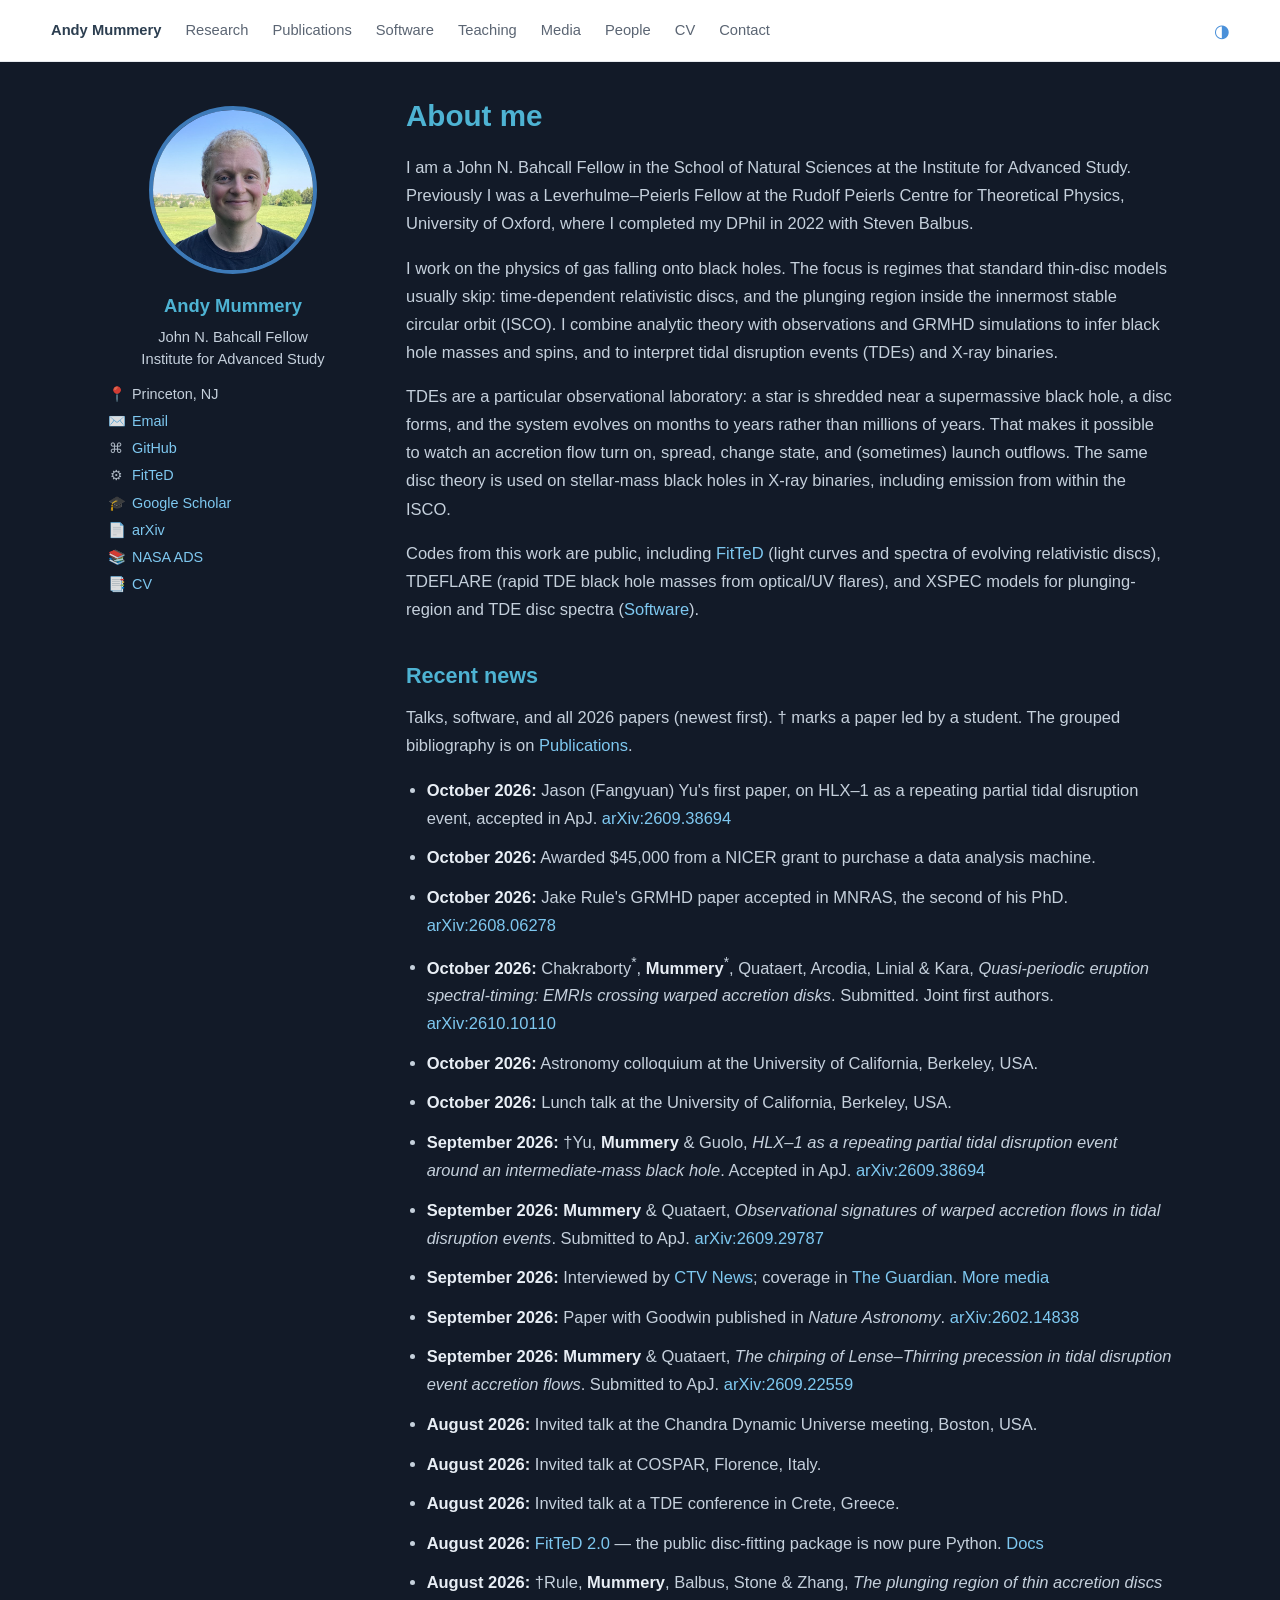
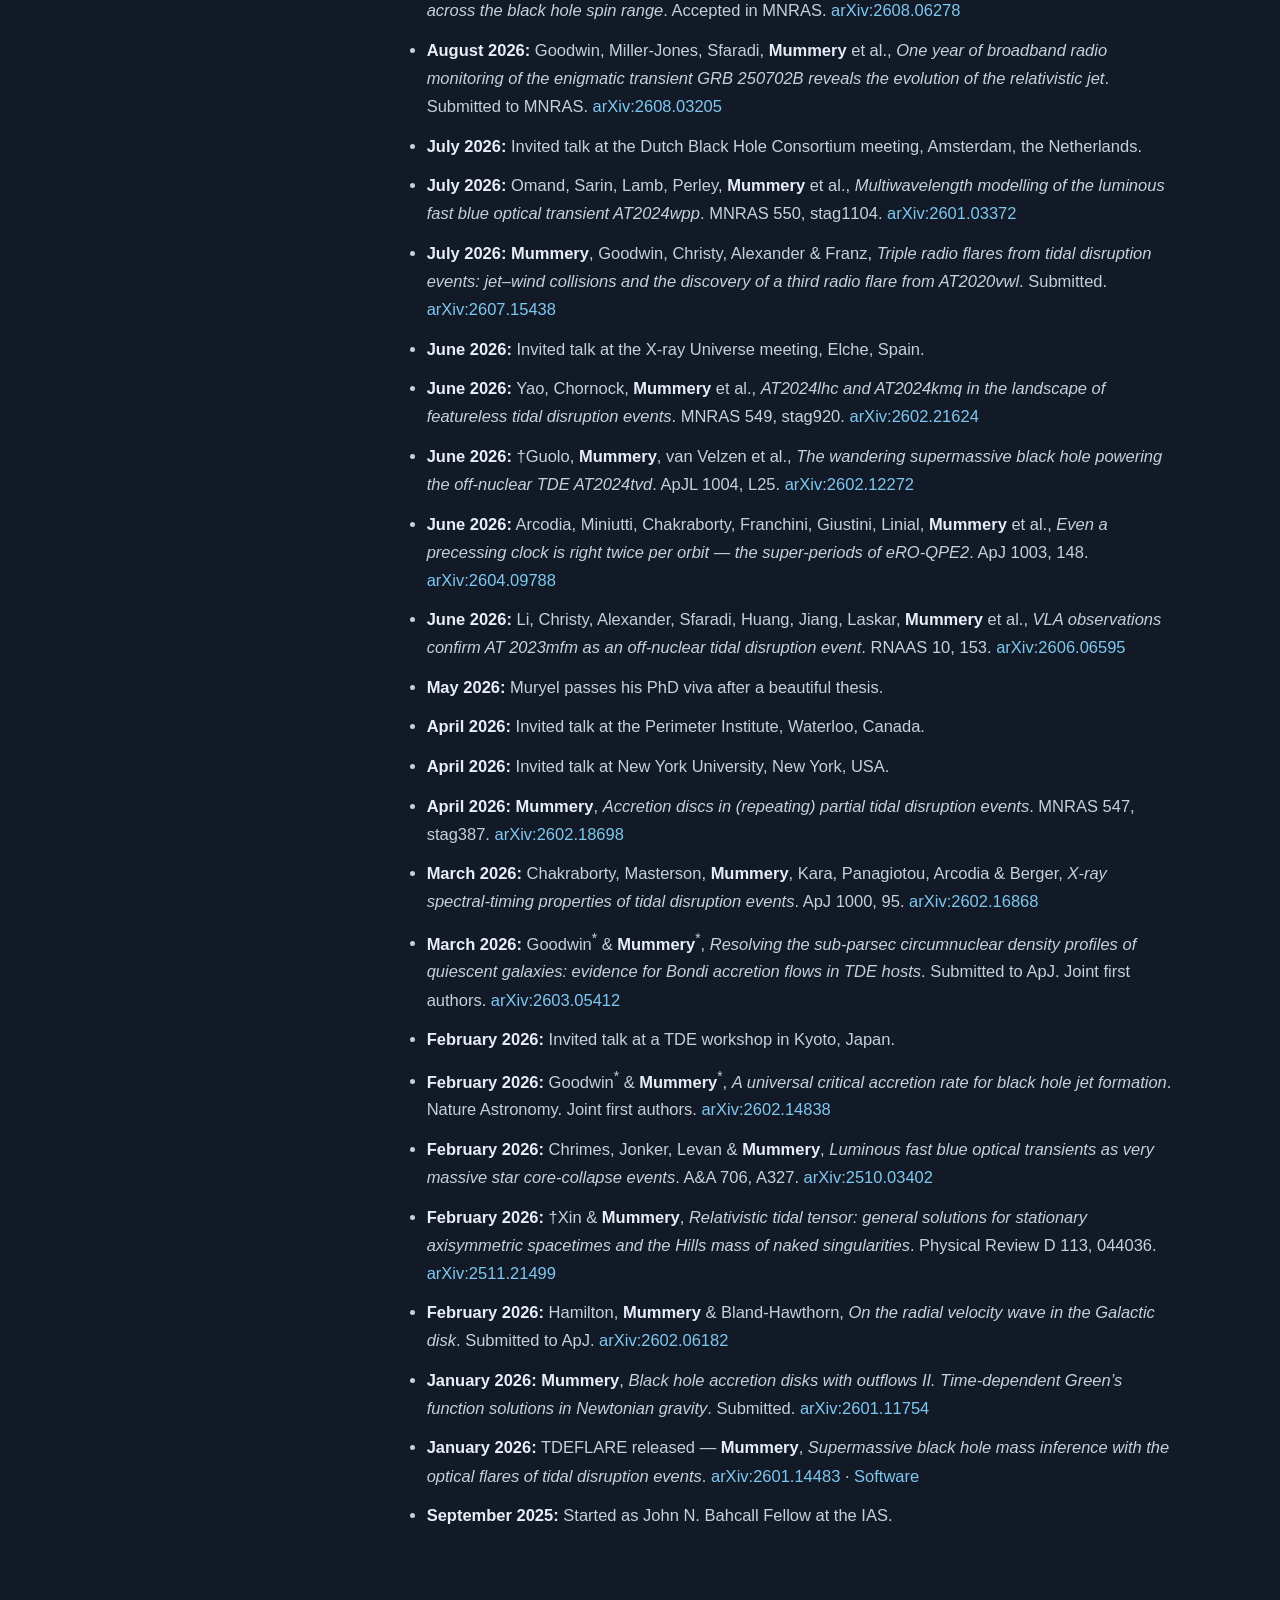
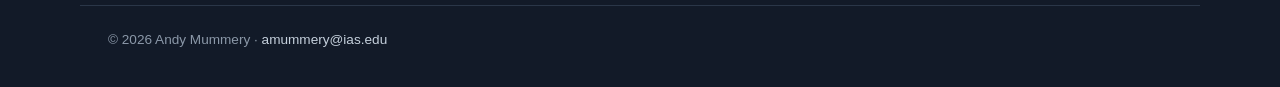
<file: index.html>
<!doctype html>
<html lang="en">
<head>
  <meta charset="utf-8">
  <meta name="viewport" content="width=device-width, initial-scale=1">
  <title>About — Andy Mummery</title>
  <meta name="description" content="Andy Mummery, theoretical astrophysicist at the Institute for Advanced Study. Black hole accretion discs, tidal disruption events, and the plunging region.">
  <link rel="stylesheet" href="assets/style.css">
</head>
<body>
  <header class="site-header">
    <nav class="nav">
      <button class="nav-toggle" aria-label="Menu">&#9776;</button>
      <div class="nav-links">
        <a href="index.html" class="active">Andy Mummery</a>
        <a href="research.html">Research</a>
        <a href="publications.html">Publications</a>
        <a href="software.html">Software</a>
        <a href="teaching.html">Teaching</a>
        <a href="media.html">Media</a>
        <a href="people.html">People</a>
        <a href="cv.html">CV</a>
        <a href="contact.html">Contact</a>
      </div>
      <div class="nav-tools">
        <button class="theme-toggle" type="button" aria-label="Switch to light mode">◑</button>
      </div>
    </nav>
  </header>

  <div class="page">
    <aside class="sidebar">
      <img class="headshot" src="assets/photo.jpg" alt="Andy Mummery">
      <p class="name">Andy Mummery</p>
      <p class="bio">John N. Bahcall Fellow<br>Institute for Advanced Study</p>
      <ul class="sidebar-meta">
        <li><span class="icon">📍</span> Princeton, NJ</li>
        <li><span class="icon">✉️</span> <a href="mailto:amummery@ias.edu">Email</a></li>
        <li><span class="icon">⌘</span> <a href="https://github.com/andymummeryastro">GitHub</a></li>
        <li><span class="icon">⚙</span> <a href="https://github.com/fittingtransientswithdiscs">FitTeD</a></li>
        <li><span class="icon">🎓</span> <a href="https://scholar.google.com/citations?user=vEMN2XIAAAAJ&amp;hl=en">Google Scholar</a></li>
        <li><span class="icon">📄</span> <a href="https://arxiv.org/a/mummery_a_1">arXiv</a></li>
        <li><span class="icon">📚</span> <a href="https://ui.adsabs.harvard.edu/user/libraries/2zyx78XmSL6WL1D6o946hA">NASA ADS</a></li>
        <li><span class="icon">📑</span> <a href="cv.html">CV</a></li>
      </ul>
    </aside>

    <main class="content">
      <h1>About me</h1>
      <p>
        I am a John N. Bahcall Fellow in the School of Natural Sciences at the
        Institute for Advanced Study. Previously I was a Leverhulme–Peierls Fellow
        at the Rudolf Peierls Centre for Theoretical Physics, University of Oxford,
        where I completed my DPhil in 2022 with Steven Balbus.
      </p>
      <p>
        I work on the physics of gas falling onto black holes. The focus is
        regimes that standard thin-disc models usually skip: time-dependent
        relativistic discs, and the plunging region inside the innermost stable
        circular orbit (ISCO). I combine analytic theory with observations and
        GRMHD simulations to infer black hole masses and spins, and to interpret
        tidal disruption events (TDEs) and X-ray binaries.
      </p>
      <p>
        TDEs are a particular observational laboratory: a star is shredded near
        a supermassive black hole, a disc forms, and the system evolves on months
        to years rather than millions of years. That makes it possible to watch
        an accretion flow turn on, spread, change state, and (sometimes) launch
        outflows. The same disc theory is used on stellar-mass black holes in
        X-ray binaries, including emission from within the ISCO.
      </p>
      <p>
        Codes from this work are public, including
        <a href="https://github.com/fittingtransientswithdiscs/FitTeD">FitTeD</a>
        (light curves and spectra of evolving relativistic discs),
        TDEFLARE (rapid TDE black hole masses from optical/UV flares), and
        XSPEC models for plunging-region and TDE disc spectra
        (<a href="software.html">Software</a>).
      </p>

      <h2>Recent news</h2>
      <p class="lede">Talks, software, and all 2026 papers (newest first). † marks a paper led by a student. The grouped bibliography is on <a href="publications.html">Publications</a>.</p>
      <ul class="news">
        <li><strong>October 2026:</strong> Jason (Fangyuan) Yu's first paper, on HLX–1 as a repeating partial tidal disruption event, accepted in ApJ. <a href="https://arxiv.org/abs/2609.38694">arXiv:2609.38694</a></li>
        <li><strong>October 2026:</strong> Awarded $45,000 from a NICER grant to purchase a data analysis machine.</li>
        <li><strong>October 2026:</strong> Jake Rule's GRMHD paper accepted in MNRAS, the second of his PhD. <a href="https://arxiv.org/abs/2608.06278">arXiv:2608.06278</a></li>
        <li><strong>October 2026:</strong> Chakraborty<sup>*</sup>, <strong>Mummery</strong><sup>*</sup>, Quataert, Arcodia, Linial &amp; Kara, <em>Quasi-periodic eruption spectral-timing: EMRIs crossing warped accretion disks</em>. Submitted. Joint first authors. <a href="https://arxiv.org/abs/2610.10110">arXiv:2610.10110</a></li>
        <li><strong>October 2026:</strong> Astronomy colloquium at the University of California, Berkeley, USA.</li>
        <li><strong>October 2026:</strong> Lunch talk at the University of California, Berkeley, USA.</li>
        <li><strong>September 2026:</strong> †Yu, <strong>Mummery</strong> &amp; Guolo, <em>HLX–1 as a repeating partial tidal disruption event around an intermediate-mass black hole</em>. Accepted in ApJ. <a href="https://arxiv.org/abs/2609.38694">arXiv:2609.38694</a></li>
        <li><strong>September 2026:</strong> <strong>Mummery</strong> &amp; Quataert, <em>Observational signatures of warped accretion flows in tidal disruption events</em>. Submitted to ApJ. <a href="https://arxiv.org/abs/2609.29787">arXiv:2609.29787</a></li>
        <li><strong>September 2026:</strong> Interviewed by <a href="https://www.ctvnews.ca/video/2026/09/20/astrophysicist-andrew-mummery-explains-the-careful-timing-of-observing-black-holes/">CTV News</a>; coverage in <a href="https://www.theguardian.com/science/2026/sep/17/black-hole-burps-scientists-solve-mystery-astronomy">The Guardian</a>. <a href="media.html">More media</a></li>
        <li><strong>September 2026:</strong> Paper with Goodwin published in <em>Nature Astronomy</em>. <a href="https://arxiv.org/abs/2602.14838">arXiv:2602.14838</a></li>
        <li><strong>September 2026:</strong> <strong>Mummery</strong> &amp; Quataert, <em>The chirping of Lense–Thirring precession in tidal disruption event accretion flows</em>. Submitted to ApJ. <a href="https://arxiv.org/abs/2609.22559">arXiv:2609.22559</a></li>
        <li><strong>August 2026:</strong> Invited talk at the Chandra Dynamic Universe meeting, Boston, USA.</li>
        <li><strong>August 2026:</strong> Invited talk at COSPAR, Florence, Italy.</li>
        <li><strong>August 2026:</strong> Invited talk at a TDE conference in Crete, Greece.</li>
        <li><strong>August 2026:</strong> <a href="https://github.com/fittingtransientswithdiscs/FitTeD/releases/tag/v2.0.0">FitTeD 2.0</a> — the public disc-fitting package is now pure Python. <a href="https://fittingtransientswithdiscs.github.io/FitTeD/">Docs</a></li>
        <li><strong>August 2026:</strong> †Rule, <strong>Mummery</strong>, Balbus, Stone &amp; Zhang, <em>The plunging region of thin accretion discs across the black hole spin range</em>. Accepted in MNRAS. <a href="https://arxiv.org/abs/2608.06278">arXiv:2608.06278</a></li>
        <li><strong>August 2026:</strong> Goodwin, Miller-Jones, Sfaradi, <strong>Mummery</strong> et al., <em>One year of broadband radio monitoring of the enigmatic transient GRB 250702B reveals the evolution of the relativistic jet</em>. Submitted to MNRAS. <a href="https://arxiv.org/abs/2608.03205">arXiv:2608.03205</a></li>
        <li><strong>July 2026:</strong> Invited talk at the Dutch Black Hole Consortium meeting, Amsterdam, the Netherlands.</li>
        <li><strong>July 2026:</strong> Omand, Sarin, Lamb, Perley, <strong>Mummery</strong> et al., <em>Multiwavelength modelling of the luminous fast blue optical transient AT2024wpp</em>. MNRAS 550, stag1104. <a href="https://arxiv.org/abs/2601.03372">arXiv:2601.03372</a></li>
        <li><strong>July 2026:</strong> <strong>Mummery</strong>, Goodwin, Christy, Alexander &amp; Franz, <em>Triple radio flares from tidal disruption events: jet–wind collisions and the discovery of a third radio flare from AT2020vwl</em>. Submitted. <a href="https://arxiv.org/abs/2607.15438">arXiv:2607.15438</a></li>
        <li><strong>June 2026:</strong> Invited talk at the X-ray Universe meeting, Elche, Spain.</li>
        <li><strong>June 2026:</strong> Yao, Chornock, <strong>Mummery</strong> et al., <em>AT2024lhc and AT2024kmq in the landscape of featureless tidal disruption events</em>. MNRAS 549, stag920. <a href="https://arxiv.org/abs/2602.21624">arXiv:2602.21624</a></li>
        <li><strong>June 2026:</strong> †Guolo, <strong>Mummery</strong>, van Velzen et al., <em>The wandering supermassive black hole powering the off-nuclear TDE AT2024tvd</em>. ApJL 1004, L25. <a href="https://arxiv.org/abs/2602.12272">arXiv:2602.12272</a></li>
        <li><strong>June 2026:</strong> Arcodia, Miniutti, Chakraborty, Franchini, Giustini, Linial, <strong>Mummery</strong> et al., <em>Even a precessing clock is right twice per orbit — the super-periods of eRO-QPE2</em>. ApJ 1003, 148. <a href="https://arxiv.org/abs/2604.09788">arXiv:2604.09788</a></li>
        <li><strong>June 2026:</strong> Li, Christy, Alexander, Sfaradi, Huang, Jiang, Laskar, <strong>Mummery</strong> et al., <em>VLA observations confirm AT 2023mfm as an off-nuclear tidal disruption event</em>. RNAAS 10, 153. <a href="https://arxiv.org/abs/2606.06595">arXiv:2606.06595</a></li>
        <li><strong>May 2026:</strong> Muryel passes his PhD viva after a beautiful thesis.</li>
        <li><strong>April 2026:</strong> Invited talk at the Perimeter Institute, Waterloo, Canada.</li>
        <li><strong>April 2026:</strong> Invited talk at New York University, New York, USA.</li>
        <li><strong>April 2026:</strong> <strong>Mummery</strong>, <em>Accretion discs in (repeating) partial tidal disruption events</em>. MNRAS 547, stag387. <a href="https://arxiv.org/abs/2602.18698">arXiv:2602.18698</a></li>
        <li><strong>March 2026:</strong> Chakraborty, Masterson, <strong>Mummery</strong>, Kara, Panagiotou, Arcodia &amp; Berger, <em>X-ray spectral-timing properties of tidal disruption events</em>. ApJ 1000, 95. <a href="https://arxiv.org/abs/2602.16868">arXiv:2602.16868</a></li>
        <li><strong>March 2026:</strong> Goodwin<sup>*</sup> &amp; <strong>Mummery</strong><sup>*</sup>, <em>Resolving the sub-parsec circumnuclear density profiles of quiescent galaxies: evidence for Bondi accretion flows in TDE hosts</em>. Submitted to ApJ. Joint first authors. <a href="https://arxiv.org/abs/2603.05412">arXiv:2603.05412</a></li>
        <li><strong>February 2026:</strong> Invited talk at a TDE workshop in Kyoto, Japan.</li>
        <li><strong>February 2026:</strong> Goodwin<sup>*</sup> &amp; <strong>Mummery</strong><sup>*</sup>, <em>A universal critical accretion rate for black hole jet formation</em>. Nature Astronomy. Joint first authors. <a href="https://arxiv.org/abs/2602.14838">arXiv:2602.14838</a></li>
        <li><strong>February 2026:</strong> Chrimes, Jonker, Levan &amp; <strong>Mummery</strong>, <em>Luminous fast blue optical transients as very massive star core-collapse events</em>. A&amp;A 706, A327. <a href="https://arxiv.org/abs/2510.03402">arXiv:2510.03402</a></li>
        <li><strong>February 2026:</strong> †Xin &amp; <strong>Mummery</strong>, <em>Relativistic tidal tensor: general solutions for stationary axisymmetric spacetimes and the Hills mass of naked singularities</em>. Physical Review D 113, 044036. <a href="https://arxiv.org/abs/2511.21499">arXiv:2511.21499</a></li>
        <li><strong>February 2026:</strong> Hamilton, <strong>Mummery</strong> &amp; Bland-Hawthorn, <em>On the radial velocity wave in the Galactic disk</em>. Submitted to ApJ. <a href="https://arxiv.org/abs/2602.06182">arXiv:2602.06182</a></li>
        <li><strong>January 2026:</strong> <strong>Mummery</strong>, <em>Black hole accretion disks with outflows II. Time-dependent Green’s function solutions in Newtonian gravity</em>. Submitted. <a href="https://arxiv.org/abs/2601.11754">arXiv:2601.11754</a></li>
        <li><strong>January 2026:</strong> TDEFLARE released — <strong>Mummery</strong>, <em>Supermassive black hole mass inference with the optical flares of tidal disruption events</em>. <a href="https://arxiv.org/abs/2601.14483">arXiv:2601.14483</a> · <a href="software.html">Software</a></li>
        <li><strong>September 2025:</strong> Started as John N. Bahcall Fellow at the IAS.</li>
      </ul>
    </main>
  </div>

  <footer class="site-footer">
    © 2026 Andy Mummery · <a href="mailto:amummery@ias.edu">amummery@ias.edu</a>
  </footer>
  <script src="assets/nav.js"></script>
</body>
</html>
</file>
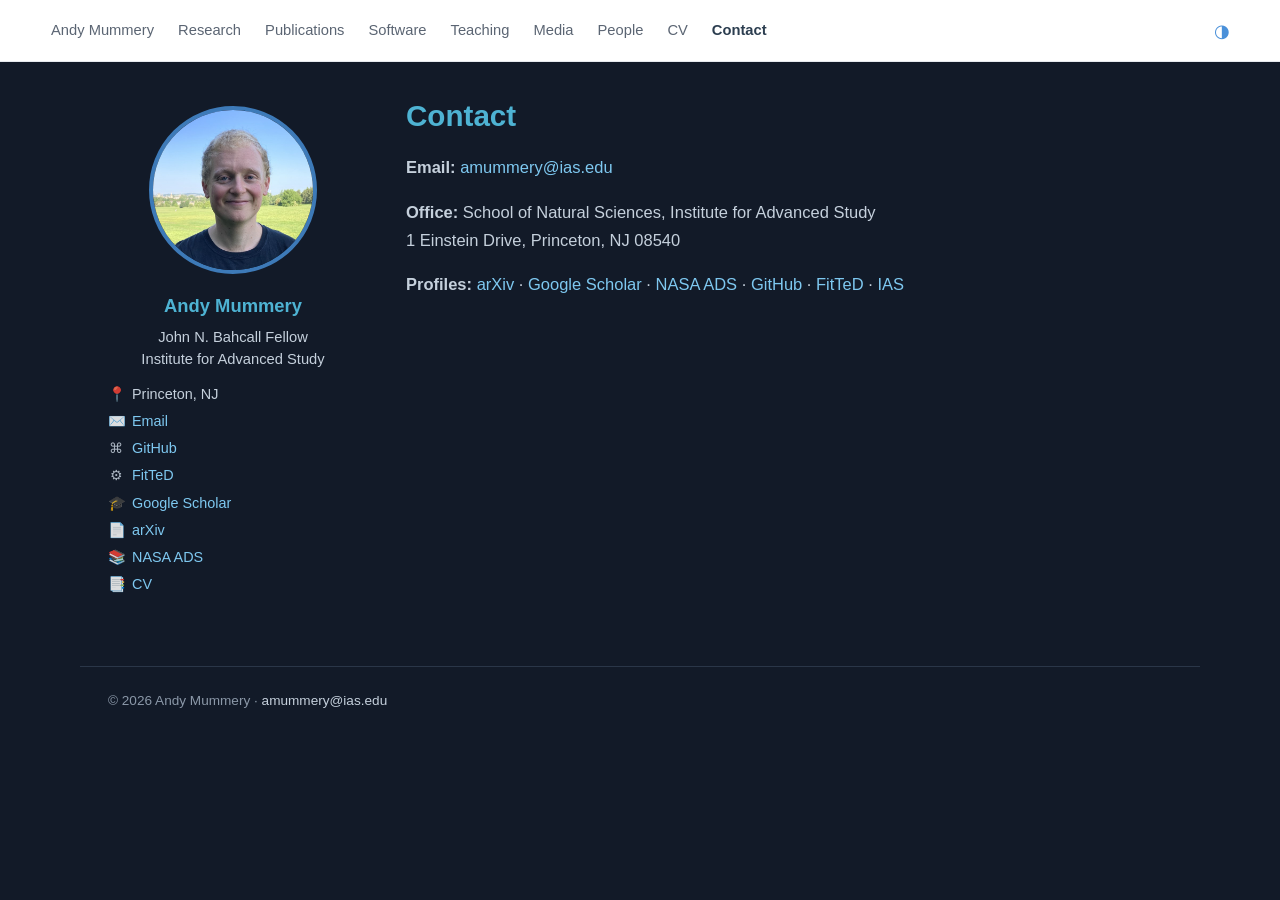
<file: contact.html>
<!doctype html>
<html lang="en">
<head>
  <meta charset="utf-8">
  <meta name="viewport" content="width=device-width, initial-scale=1">
  <title>Contact — Andy Mummery</title>
  <meta name="description" content="Contact Andy Mummery at the Institute for Advanced Study.">
  <link rel="stylesheet" href="assets/style.css">
</head>
<body>
  <header class="site-header">
    <nav class="nav">
      <button class="nav-toggle" aria-label="Menu">&#9776;</button>
      <div class="nav-links">
        <a href="index.html">Andy Mummery</a>
        <a href="research.html">Research</a>
        <a href="publications.html">Publications</a>
        <a href="software.html">Software</a>
        <a href="teaching.html">Teaching</a>
        <a href="media.html">Media</a>
        <a href="people.html">People</a>
        <a href="cv.html">CV</a>
        <a href="contact.html" class="active">Contact</a>
      </div>
      <div class="nav-tools">
        <button class="theme-toggle" type="button" aria-label="Switch to light mode">◑</button>
      </div>
    </nav>
  </header>

  <div class="page">
    <aside class="sidebar">
      <img class="headshot" src="assets/photo.jpg" alt="Andy Mummery">
      <p class="name">Andy Mummery</p>
      <p class="bio">John N. Bahcall Fellow<br>Institute for Advanced Study</p>
      <ul class="sidebar-meta">
        <li><span class="icon">📍</span> Princeton, NJ</li>
        <li><span class="icon">✉️</span> <a href="mailto:amummery@ias.edu">Email</a></li>
        <li><span class="icon">⌘</span> <a href="https://github.com/andymummeryastro">GitHub</a></li>
        <li><span class="icon">⚙</span> <a href="https://github.com/fittingtransientswithdiscs">FitTeD</a></li>
        <li><span class="icon">🎓</span> <a href="https://scholar.google.com/citations?user=vEMN2XIAAAAJ&amp;hl=en">Google Scholar</a></li>
        <li><span class="icon">📄</span> <a href="https://arxiv.org/a/mummery_a_1">arXiv</a></li>
        <li><span class="icon">📚</span> <a href="https://ui.adsabs.harvard.edu/user/libraries/2zyx78XmSL6WL1D6o946hA">NASA ADS</a></li>
        <li><span class="icon">📑</span> <a href="cv.html">CV</a></li>
      </ul>
    </aside>

    <main class="content">
      <h1>Contact</h1>
      <p>
        <strong>Email:</strong> <a href="mailto:amummery@ias.edu">amummery@ias.edu</a>
      </p>
      <p>
        <strong>Office:</strong> School of Natural Sciences, Institute for Advanced Study<br>
        1 Einstein Drive, Princeton, NJ 08540
      </p>
      <p>
        <strong>Profiles:</strong>
        <a href="https://arxiv.org/a/mummery_a_1">arXiv</a> ·
        <a href="https://scholar.google.com/citations?user=vEMN2XIAAAAJ&amp;hl=en">Google Scholar</a> ·
        <a href="https://ui.adsabs.harvard.edu/user/libraries/2zyx78XmSL6WL1D6o946hA">NASA ADS</a> ·
        <a href="https://github.com/andymummeryastro">GitHub</a> ·
        <a href="https://github.com/fittingtransientswithdiscs">FitTeD</a> ·
        <a href="https://www.ias.edu/scholars/andrew-mummery">IAS</a>
      </p>
    </main>
  </div>

  <footer class="site-footer">
    © 2026 Andy Mummery · <a href="mailto:amummery@ias.edu">amummery@ias.edu</a>
  </footer>
  <script src="assets/nav.js"></script>
</body>
</html>
</file>
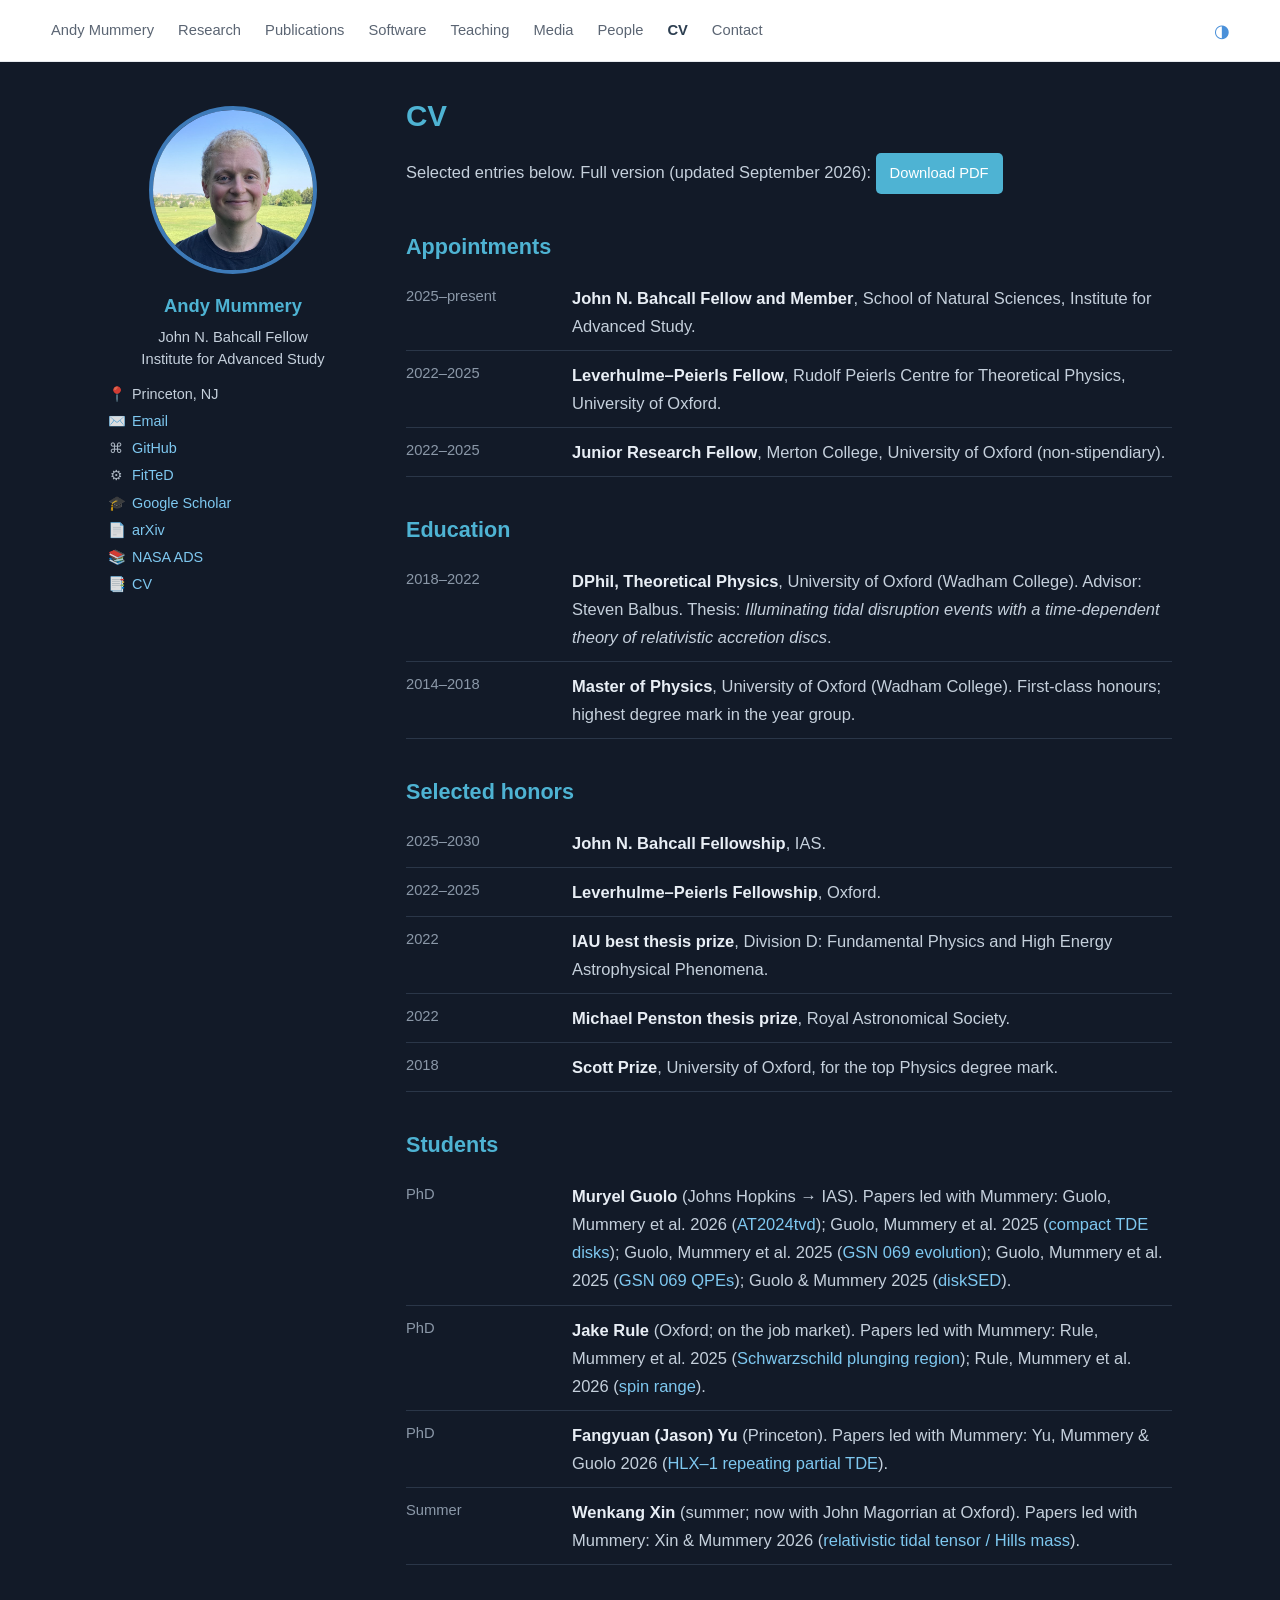
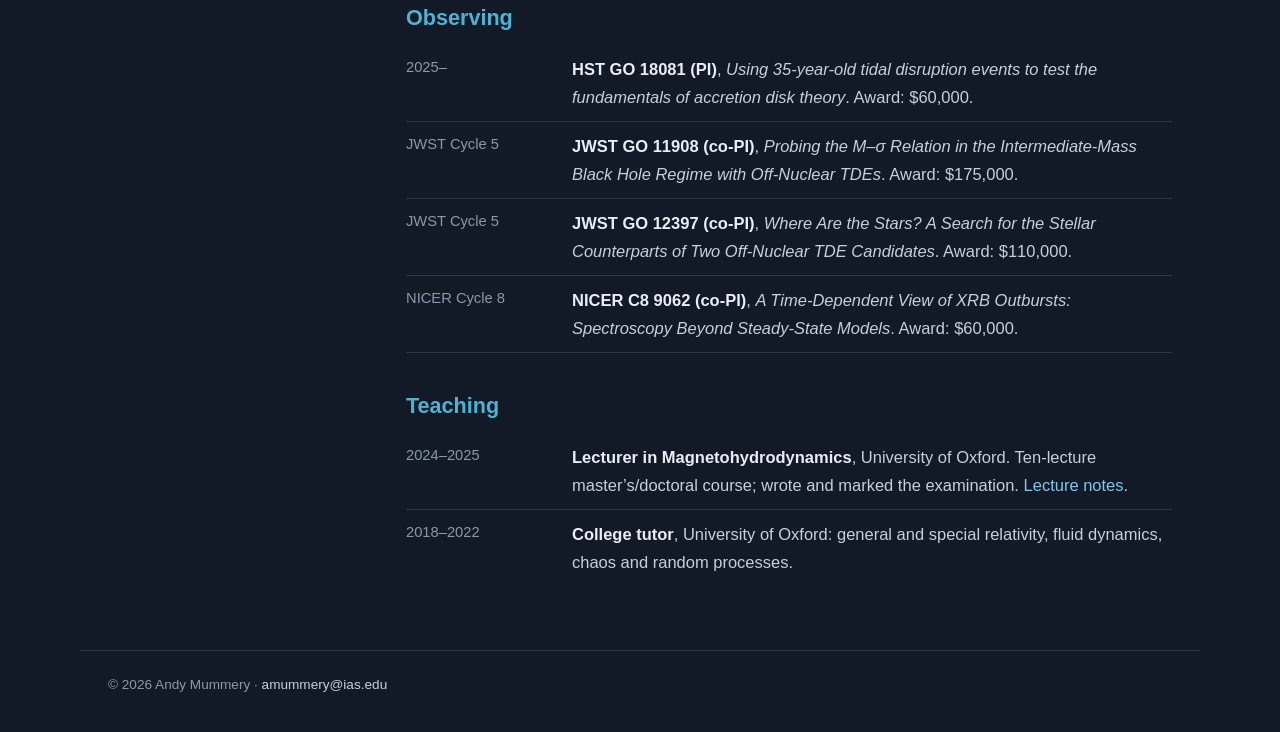
<file: cv.html>
<!doctype html>
<html lang="en">
<head>
  <meta charset="utf-8">
  <meta name="viewport" content="width=device-width, initial-scale=1">
  <title>CV — Andy Mummery</title>
  <meta name="description" content="Curriculum vitae of Andy Mummery.">
  <link rel="stylesheet" href="assets/style.css">
</head>
<body>
  <header class="site-header">
    <nav class="nav">
      <button class="nav-toggle" aria-label="Menu">&#9776;</button>
      <div class="nav-links">
        <a href="index.html">Andy Mummery</a>
        <a href="research.html">Research</a>
        <a href="publications.html">Publications</a>
        <a href="software.html">Software</a>
        <a href="teaching.html">Teaching</a>
        <a href="media.html">Media</a>
        <a href="people.html">People</a>
        <a href="cv.html" class="active">CV</a>
        <a href="contact.html">Contact</a>
      </div>
      <div class="nav-tools">
        <button class="theme-toggle" type="button" aria-label="Switch to light mode">◑</button>
      </div>
    </nav>
  </header>

  <div class="page">
    <aside class="sidebar">
      <img class="headshot" src="assets/photo.jpg" alt="Andy Mummery">
      <p class="name">Andy Mummery</p>
      <p class="bio">John N. Bahcall Fellow<br>Institute for Advanced Study</p>
      <ul class="sidebar-meta">
        <li><span class="icon">📍</span> Princeton, NJ</li>
        <li><span class="icon">✉️</span> <a href="mailto:amummery@ias.edu">Email</a></li>
        <li><span class="icon">⌘</span> <a href="https://github.com/andymummeryastro">GitHub</a></li>
        <li><span class="icon">⚙</span> <a href="https://github.com/fittingtransientswithdiscs">FitTeD</a></li>
        <li><span class="icon">🎓</span> <a href="https://scholar.google.com/citations?user=vEMN2XIAAAAJ&amp;hl=en">Google Scholar</a></li>
        <li><span class="icon">📄</span> <a href="https://arxiv.org/a/mummery_a_1">arXiv</a></li>
        <li><span class="icon">📚</span> <a href="https://ui.adsabs.harvard.edu/user/libraries/2zyx78XmSL6WL1D6o946hA">NASA ADS</a></li>
        <li><span class="icon">📑</span> <a href="cv.html">CV</a></li>
      </ul>
    </aside>

    <main class="content">
      <h1>CV</h1>
      <p>Selected entries below. Full version (updated September 2026): <a class="btn" href="cv/cv.pdf">Download PDF</a></p>

      <h2>Appointments</h2>
      <div class="cv-entry"><div class="when">2025–present</div>
        <div class="what"><strong>John N. Bahcall Fellow and Member</strong>, School of Natural Sciences, Institute for Advanced Study.</div></div>
      <div class="cv-entry"><div class="when">2022–2025</div>
        <div class="what"><strong>Leverhulme–Peierls Fellow</strong>, Rudolf Peierls Centre for Theoretical Physics, University of Oxford.</div></div>
      <div class="cv-entry"><div class="when">2022–2025</div>
        <div class="what"><strong>Junior Research Fellow</strong>, Merton College, University of Oxford (non-stipendiary).</div></div>

      <h2>Education</h2>
      <div class="cv-entry"><div class="when">2018–2022</div>
        <div class="what"><strong>DPhil, Theoretical Physics</strong>, University of Oxford (Wadham College). Advisor: Steven Balbus. Thesis: <em>Illuminating tidal disruption events with a time-dependent theory of relativistic accretion discs</em>.</div></div>
      <div class="cv-entry"><div class="when">2014–2018</div>
        <div class="what"><strong>Master of Physics</strong>, University of Oxford (Wadham College). First-class honours; highest degree mark in the year group.</div></div>

      <h2>Selected honors</h2>
      <div class="cv-entry"><div class="when">2025–2030</div>
        <div class="what"><strong>John N. Bahcall Fellowship</strong>, IAS.</div></div>
      <div class="cv-entry"><div class="when">2022–2025</div>
        <div class="what"><strong>Leverhulme–Peierls Fellowship</strong>, Oxford.</div></div>
      <div class="cv-entry"><div class="when">2022</div>
        <div class="what"><strong>IAU best thesis prize</strong>, Division D: Fundamental Physics and High Energy Astrophysical Phenomena.</div></div>
      <div class="cv-entry"><div class="when">2022</div>
        <div class="what"><strong>Michael Penston thesis prize</strong>, Royal Astronomical Society.</div></div>
      <div class="cv-entry"><div class="when">2018</div>
        <div class="what"><strong>Scott Prize</strong>, University of Oxford, for the top Physics degree mark.</div></div>

      <h2>Students</h2>
      <div class="cv-entry"><div class="when">PhD</div>
        <div class="what"><strong>Muryel Guolo</strong> (Johns Hopkins → IAS). Papers led with Mummery: Guolo, Mummery et al. 2026 (<a href="https://arxiv.org/abs/2602.12272">AT2024tvd</a>); Guolo, Mummery et al. 2025 (<a href="https://arxiv.org/abs/2510.26774">compact TDE disks</a>); Guolo, Mummery et al. 2025 (<a href="https://arxiv.org/abs/2504.20148">GSN 069 evolution</a>); Guolo, Mummery et al. 2025 (<a href="https://arxiv.org/abs/2501.03333">GSN 069 QPEs</a>); Guolo &amp; Mummery 2025 (<a href="https://arxiv.org/abs/2408.17296">diskSED</a>).</div></div>
      <div class="cv-entry"><div class="when">PhD</div>
        <div class="what"><strong>Jake Rule</strong> (Oxford; on the job market). Papers led with Mummery: Rule, Mummery et al. 2025 (<a href="https://arxiv.org/abs/2505.13701">Schwarzschild plunging region</a>); Rule, Mummery et al. 2026 (<a href="https://arxiv.org/abs/2608.06278">spin range</a>).</div></div>
      <div class="cv-entry"><div class="when">PhD</div>
        <div class="what"><strong>Fangyuan (Jason) Yu</strong> (Princeton). Papers led with Mummery: Yu, Mummery &amp; Guolo 2026 (<a href="https://arxiv.org/abs/2609.38694">HLX–1 repeating partial TDE</a>).</div></div>
      <div class="cv-entry"><div class="when">Summer</div>
        <div class="what"><strong>Wenkang Xin</strong> (summer; now with John Magorrian at Oxford). Papers led with Mummery: Xin &amp; Mummery 2026 (<a href="https://arxiv.org/abs/2511.21499">relativistic tidal tensor / Hills mass</a>).</div></div>

      <h2>Observing</h2>
      <div class="cv-entry"><div class="when">2025–</div>
        <div class="what"><strong>HST GO 18081 (PI)</strong>, <em>Using 35-year-old tidal disruption events to test the fundamentals of accretion disk theory</em>. Award: $60,000.</div></div>
      <div class="cv-entry"><div class="when">JWST Cycle 5</div>
        <div class="what"><strong>JWST GO 11908 (co-PI)</strong>, <em>Probing the M–σ Relation in the Intermediate-Mass Black Hole Regime with Off-Nuclear TDEs</em>. Award: $175,000.</div></div>
      <div class="cv-entry"><div class="when">JWST Cycle 5</div>
        <div class="what"><strong>JWST GO 12397 (co-PI)</strong>, <em>Where Are the Stars? A Search for the Stellar Counterparts of Two Off-Nuclear TDE Candidates</em>. Award: $110,000.</div></div>
      <div class="cv-entry"><div class="when">NICER Cycle 8</div>
        <div class="what"><strong>NICER C8 9062 (co-PI)</strong>, <em>A Time-Dependent View of XRB Outbursts: Spectroscopy Beyond Steady-State Models</em>. Award: $60,000.</div></div>

      <h2>Teaching</h2>
      <div class="cv-entry"><div class="when">2024–2025</div>
        <div class="what"><strong>Lecturer in Magnetohydrodynamics</strong>, University of Oxford. Ten-lecture master’s/doctoral course; wrote and marked the examination. <a href="https://github.com/andymummeryastro/MHD_notes">Lecture notes</a>.</div></div>
      <div class="cv-entry"><div class="when">2018–2022</div>
        <div class="what"><strong>College tutor</strong>, University of Oxford: general and special relativity, fluid dynamics, chaos and random processes.</div></div>
    </main>
  </div>

  <footer class="site-footer">
    © 2026 Andy Mummery · <a href="mailto:amummery@ias.edu">amummery@ias.edu</a>
  </footer>
  <script src="assets/nav.js"></script>
</body>
</html>
</file>
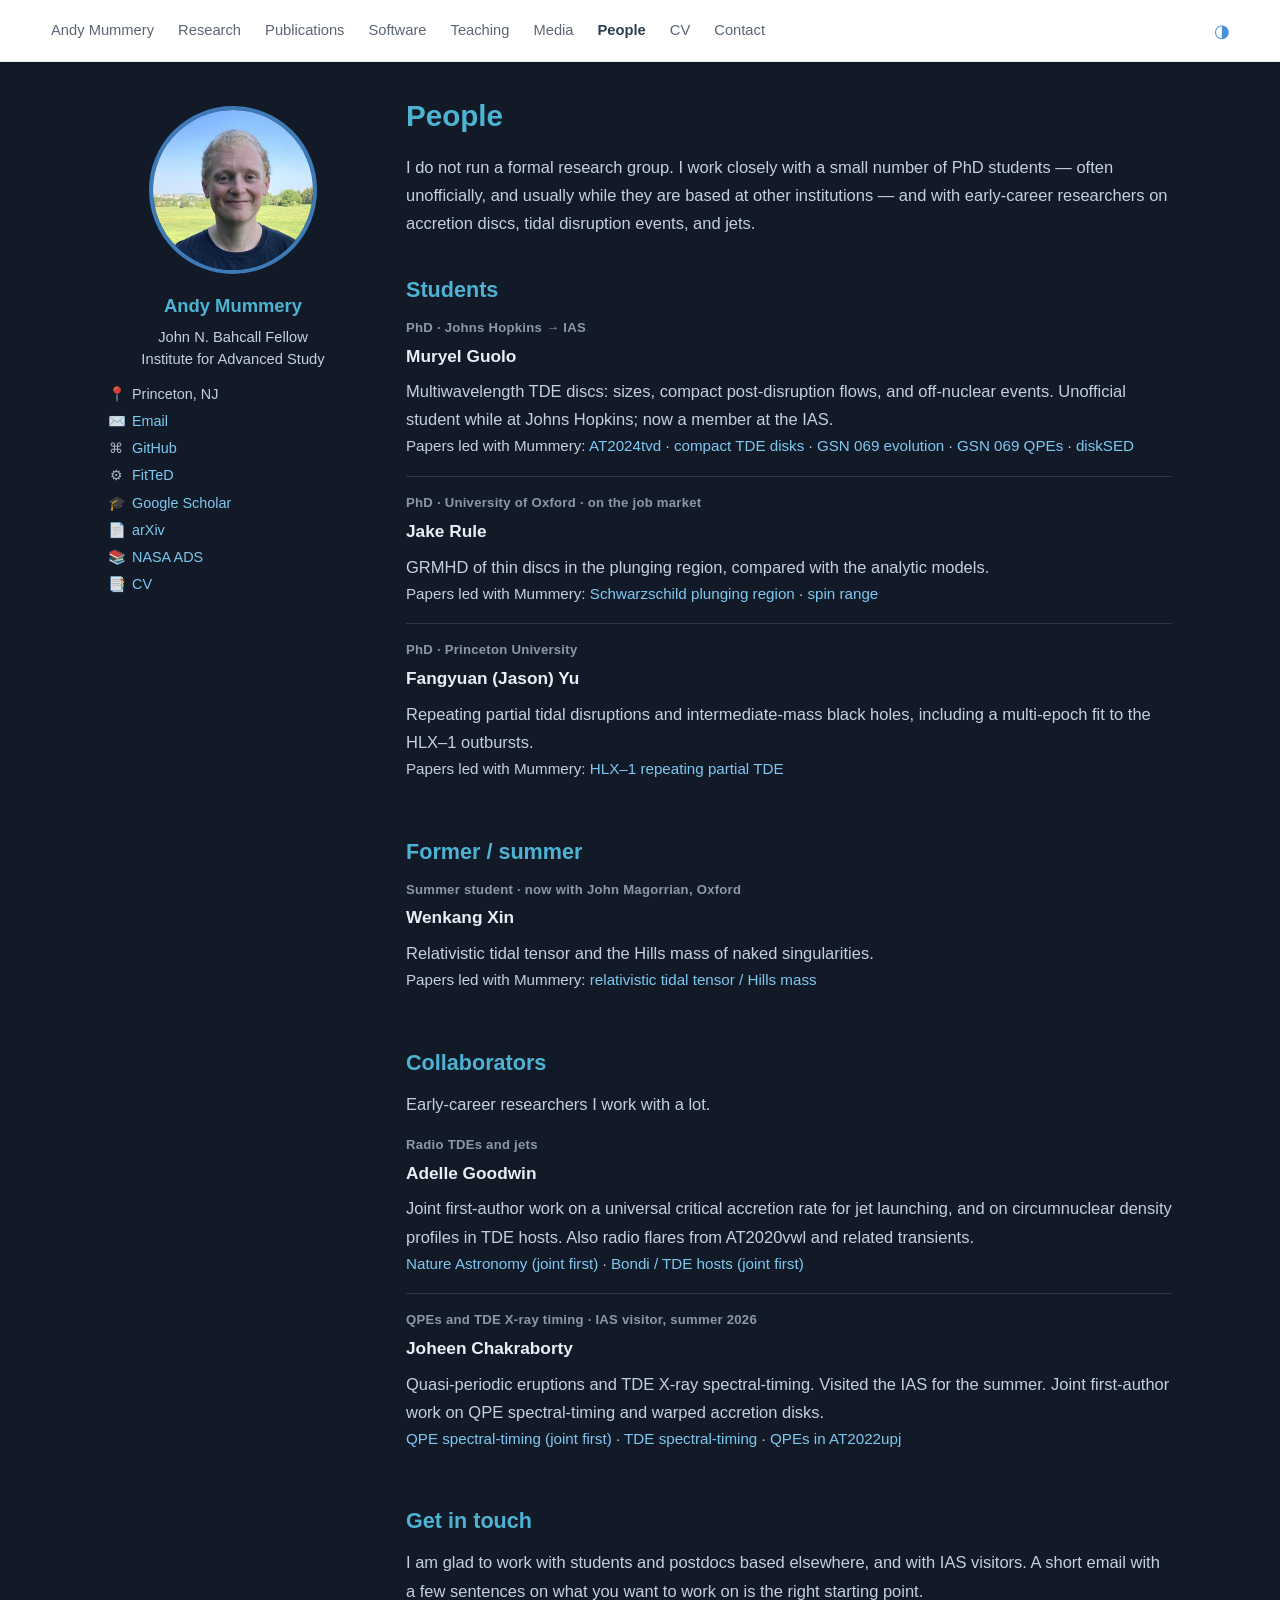
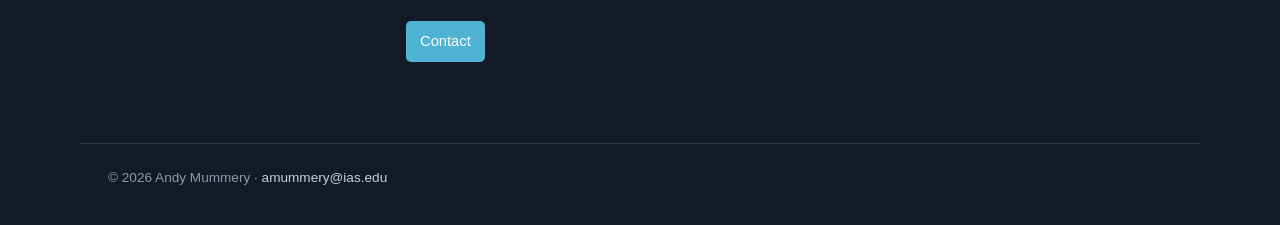
<file: group.html>
<!doctype html>
<html lang="en">
<head>
  <meta charset="utf-8">
  <meta http-equiv="refresh" content="0; url=people.html">
  <link rel="canonical" href="people.html">
  <title>People — Andy Mummery</title>
  <script>location.replace("people.html");</script>
</head>
<body>
  <p><a href="people.html">People</a></p>
</body>
</html>
</file>
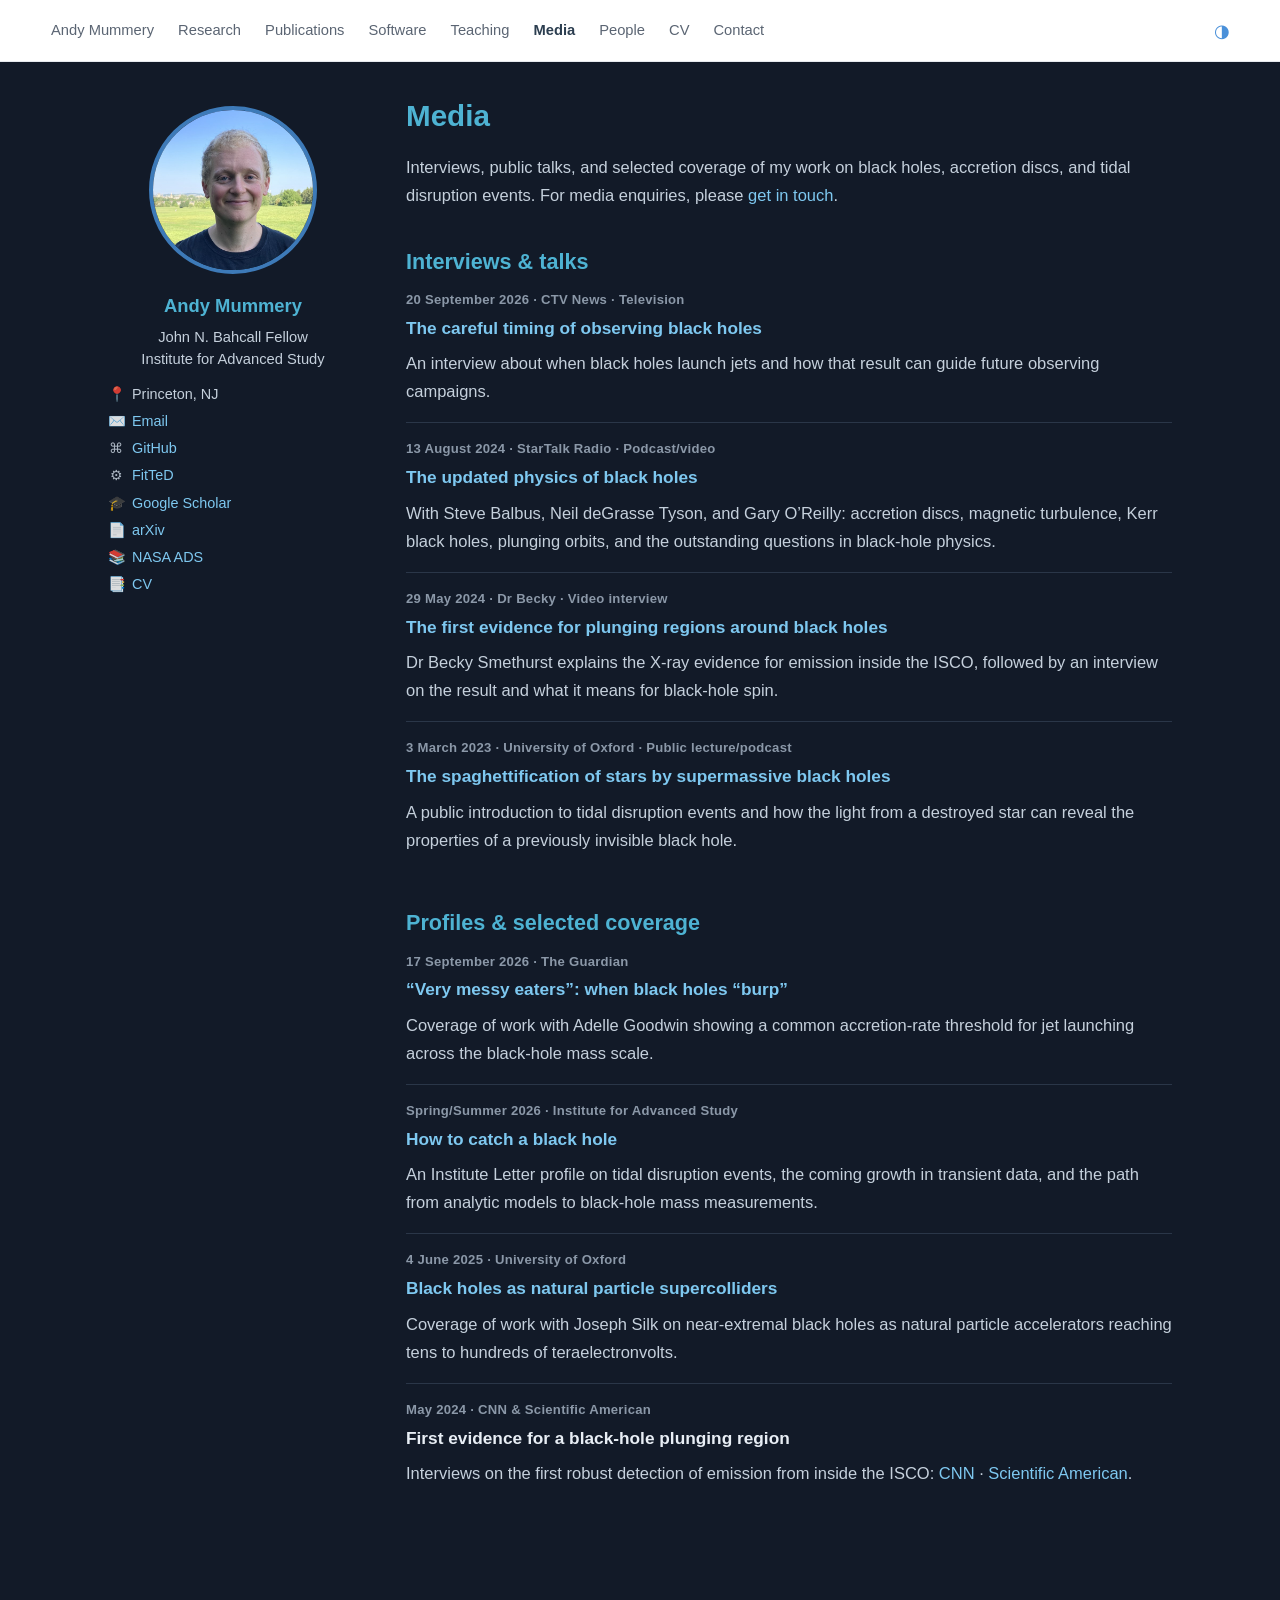
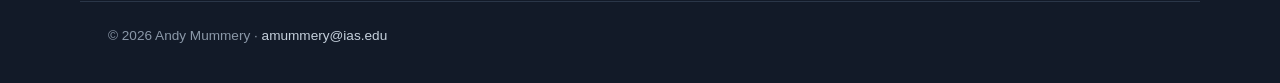
<file: media.html>
<!doctype html>
<html lang="en">
<head>
  <meta charset="utf-8">
  <meta name="viewport" content="width=device-width, initial-scale=1">
  <title>Media — Andy Mummery</title>
  <meta name="description" content="Interviews, public talks, and selected media coverage featuring astrophysicist Andy Mummery.">
  <link rel="stylesheet" href="assets/style.css">
</head>
<body>
  <header class="site-header">
    <nav class="nav">
      <button class="nav-toggle" aria-label="Menu">&#9776;</button>
      <div class="nav-links">
        <a href="index.html">Andy Mummery</a>
        <a href="research.html">Research</a>
        <a href="publications.html">Publications</a>
        <a href="software.html">Software</a>
        <a href="teaching.html">Teaching</a>
        <a href="media.html" class="active">Media</a>
        <a href="people.html">People</a>
        <a href="cv.html">CV</a>
        <a href="contact.html">Contact</a>
      </div>
      <div class="nav-tools">
        <button class="theme-toggle" type="button" aria-label="Switch to light mode">◑</button>
      </div>
    </nav>
  </header>

  <div class="page">
    <aside class="sidebar">
      <img class="headshot" src="assets/photo.jpg" alt="Andy Mummery">
      <p class="name">Andy Mummery</p>
      <p class="bio">John N. Bahcall Fellow<br>Institute for Advanced Study</p>
      <ul class="sidebar-meta">
        <li><span class="icon">📍</span> Princeton, NJ</li>
        <li><span class="icon">✉️</span> <a href="mailto:amummery@ias.edu">Email</a></li>
        <li><span class="icon">⌘</span> <a href="https://github.com/andymummeryastro">GitHub</a></li>
        <li><span class="icon">⚙</span> <a href="https://github.com/fittingtransientswithdiscs">FitTeD</a></li>
        <li><span class="icon">🎓</span> <a href="https://scholar.google.com/citations?user=vEMN2XIAAAAJ&amp;hl=en">Google Scholar</a></li>
        <li><span class="icon">📄</span> <a href="https://arxiv.org/a/mummery_a_1">arXiv</a></li>
        <li><span class="icon">📚</span> <a href="https://ui.adsabs.harvard.edu/user/libraries/2zyx78XmSL6WL1D6o946hA">NASA ADS</a></li>
        <li><span class="icon">📑</span> <a href="cv.html">CV</a></li>
      </ul>
    </aside>

    <main class="content">
      <h1>Media</h1>
      <p>
        Interviews, public talks, and selected coverage of my work on black holes,
        accretion discs, and tidal disruption events. For media enquiries, please
        <a href="contact.html">get in touch</a>.
      </p>

      <h2>Interviews &amp; talks</h2>
      <div class="media-list">
        <article class="media-item">
          <p class="media-meta">20 September 2026 · CTV News · Television</p>
          <h3><a href="https://www.ctvnews.ca/video/2026/09/20/astrophysicist-andrew-mummery-explains-the-careful-timing-of-observing-black-holes/">The careful timing of observing black holes</a></h3>
          <p>An interview about when black holes launch jets and how that result can guide future observing campaigns.</p>
        </article>

        <article class="media-item">
          <p class="media-meta">13 August 2024 · StarTalk Radio · Podcast/video</p>
          <h3><a href="https://startalkmedia.com/show/the-updated-physics-of-black-holes-with-steve-balbus-andrew-mummery/">The updated physics of black holes</a></h3>
          <p>With Steve Balbus, Neil deGrasse Tyson, and Gary O’Reilly: accretion discs, magnetic turbulence, Kerr black holes, plunging orbits, and the outstanding questions in black-hole physics.</p>
        </article>

        <article class="media-item">
          <p class="media-meta">29 May 2024 · Dr Becky · Video interview</p>
          <h3><a href="https://www.youtube.com/watch?v=49kfebgbFpA">The first evidence for plunging regions around black holes</a></h3>
          <p>Dr Becky Smethurst explains the X-ray evidence for emission inside the ISCO, followed by an interview on the result and what it means for black-hole spin.</p>
        </article>

        <article class="media-item">
          <p class="media-meta">3 March 2023 · University of Oxford · Public lecture/podcast</p>
          <h3><a href="https://www.podcasts.ox.ac.uk/spaghettification-stars-supermassive-black-holes-understanding-one-natures-most-extreme-events">The spaghettification of stars by supermassive black holes</a></h3>
          <p>A public introduction to tidal disruption events and how the light from a destroyed star can reveal the properties of a previously invisible black hole.</p>
        </article>
      </div>

      <h2>Profiles &amp; selected coverage</h2>
      <div class="media-list">
        <article class="media-item">
          <p class="media-meta">17 September 2026 · The Guardian</p>
          <h3><a href="https://www.theguardian.com/science/2026/sep/17/black-hole-burps-scientists-solve-mystery-astronomy">“Very messy eaters”: when black holes “burp”</a></h3>
          <p>Coverage of work with Adelle Goodwin showing a common accretion-rate threshold for jet launching across the black-hole mass scale.</p>
        </article>

        <article class="media-item">
          <p class="media-meta">Spring/Summer 2026 · Institute for Advanced Study</p>
          <h3><a href="https://www.ias.edu/ideas/how-catch-black-hole">How to catch a black hole</a></h3>
          <p>An Institute Letter profile on tidal disruption events, the coming growth in transient data, and the path from analytic models to black-hole mass measurements.</p>
        </article>

        <article class="media-item">
          <p class="media-meta">4 June 2025 · University of Oxford</p>
          <h3><a href="https://www.ox.ac.uk/news/2025-06-04-new-study-indicates-scientists-could-use-black-holes-particle-supercolliders">Black holes as natural particle supercolliders</a></h3>
          <p>Coverage of work with Joseph Silk on near-extremal black holes as natural particle accelerators reaching tens to hundreds of teraelectronvolts.</p>
        </article>

        <article class="media-item">
          <p class="media-meta">May 2024 · CNN &amp; Scientific American</p>
          <h3>First evidence for a black-hole plunging region</h3>
          <p>
            Interviews on the first robust detection of emission from inside the
            ISCO:
            <a href="https://www.cnn.com/2024/05/17/world/black-holes-einstein-plunging-region-scn">CNN</a>
            ·
            <a href="https://www.scientificamerican.com/article/black-holes-mysterious-plunging-region-matches-einsteins-predictions/">Scientific American</a>.
          </p>
        </article>
      </div>
    </main>
  </div>

  <footer class="site-footer">
    © 2026 Andy Mummery · <a href="mailto:amummery@ias.edu">amummery@ias.edu</a>
  </footer>
  <script src="assets/nav.js"></script>
</body>
</html>
</file>
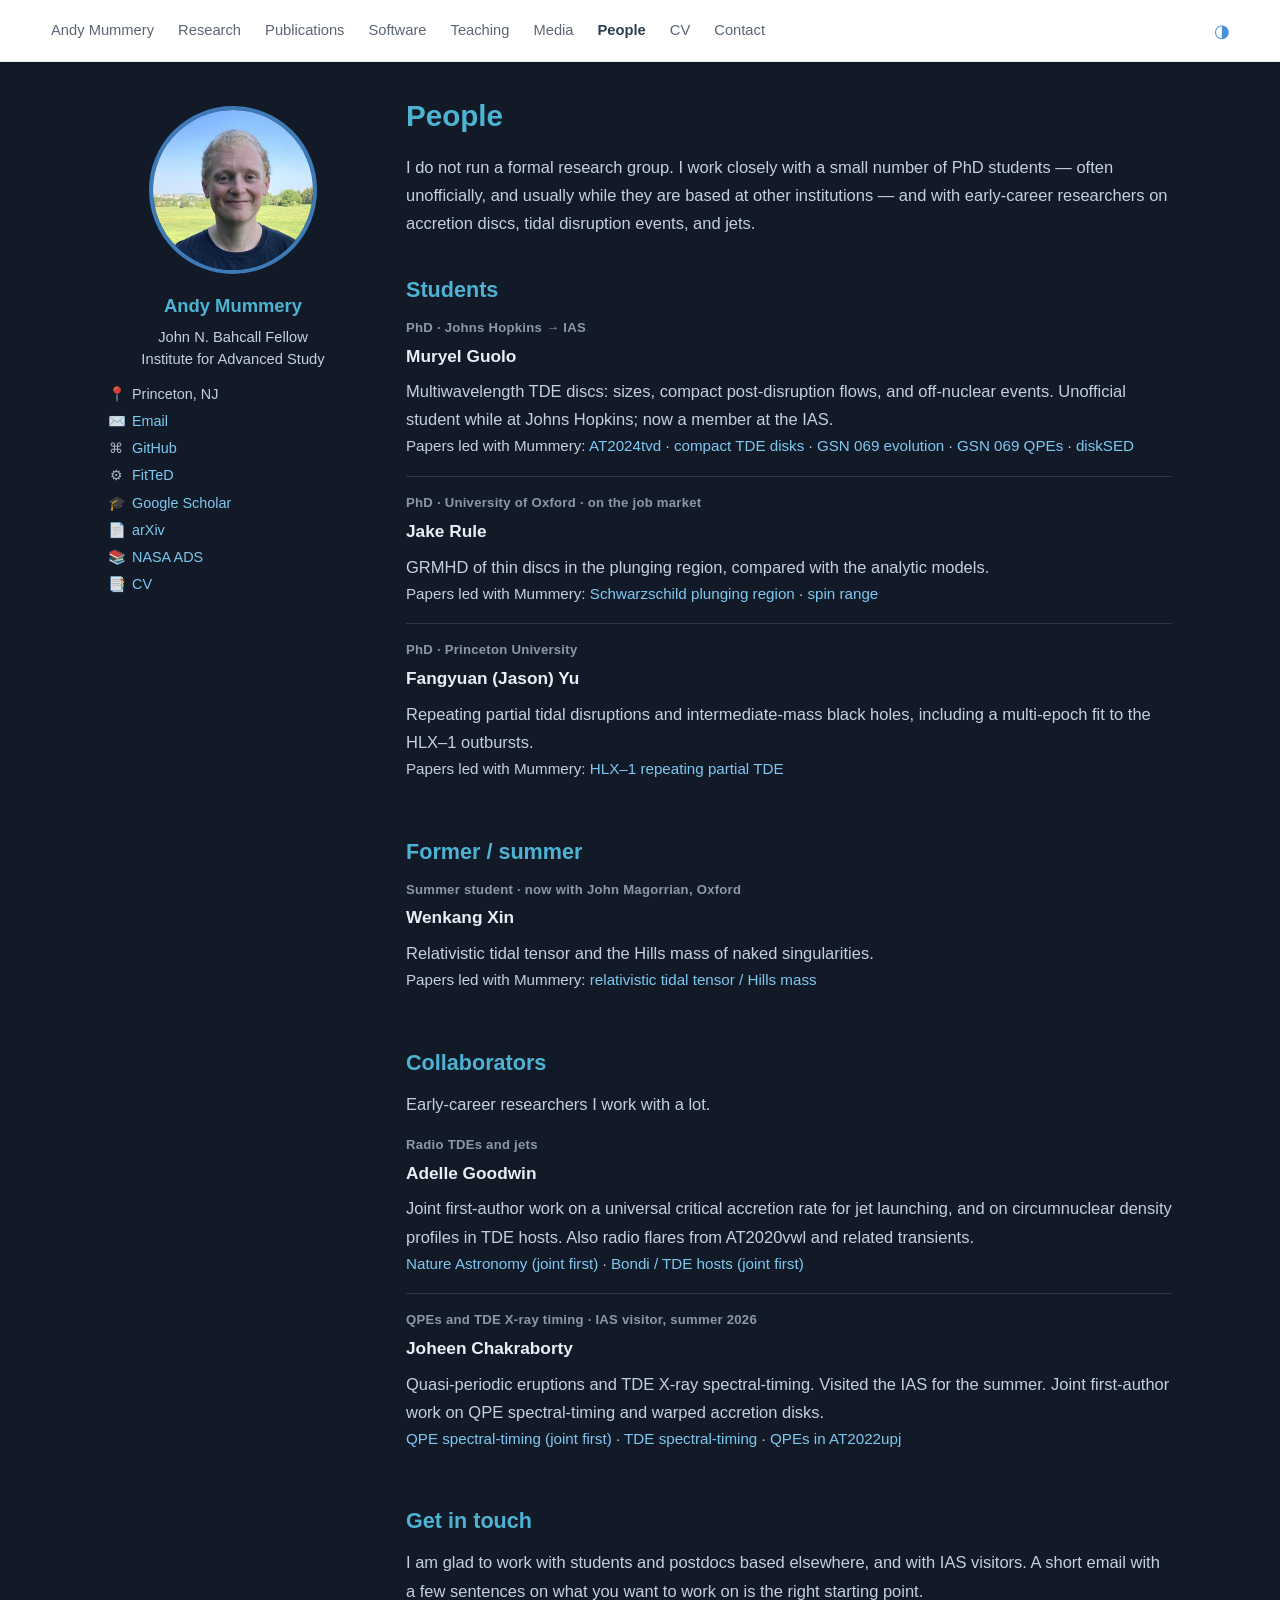
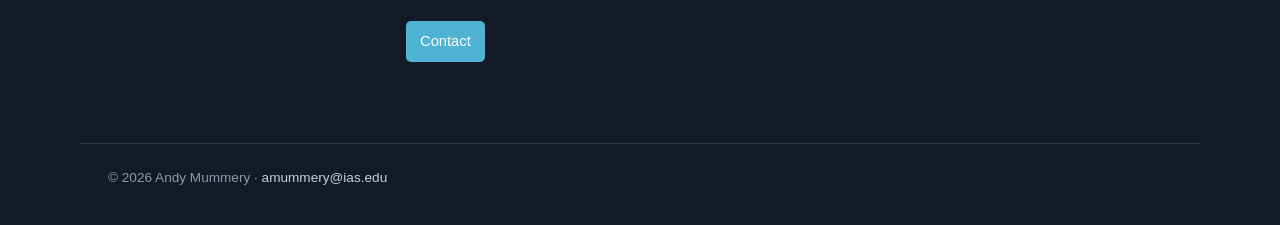
<file: people.html>
<!doctype html>
<html lang="en">
<head>
  <meta charset="utf-8">
  <meta name="viewport" content="width=device-width, initial-scale=1">
  <title>People — Andy Mummery</title>
  <meta name="description" content="Students and early-career collaborators working with Andy Mummery on accretion discs and tidal disruption events.">
  <link rel="stylesheet" href="assets/style.css">
</head>
<body>
  <header class="site-header">
    <nav class="nav">
      <button class="nav-toggle" aria-label="Menu">&#9776;</button>
      <div class="nav-links">
        <a href="index.html">Andy Mummery</a>
        <a href="research.html">Research</a>
        <a href="publications.html">Publications</a>
        <a href="software.html">Software</a>
        <a href="teaching.html">Teaching</a>
        <a href="media.html">Media</a>
        <a href="people.html" class="active">People</a>
        <a href="cv.html">CV</a>
        <a href="contact.html">Contact</a>
      </div>
      <div class="nav-tools">
        <button class="theme-toggle" type="button" aria-label="Switch to light mode">◑</button>
      </div>
    </nav>
  </header>

  <div class="page">
    <aside class="sidebar">
      <img class="headshot" src="assets/photo.jpg" alt="Andy Mummery">
      <p class="name">Andy Mummery</p>
      <p class="bio">John N. Bahcall Fellow<br>Institute for Advanced Study</p>
      <ul class="sidebar-meta">
        <li><span class="icon">📍</span> Princeton, NJ</li>
        <li><span class="icon">✉️</span> <a href="mailto:amummery@ias.edu">Email</a></li>
        <li><span class="icon">⌘</span> <a href="https://github.com/andymummeryastro">GitHub</a></li>
        <li><span class="icon">⚙</span> <a href="https://github.com/fittingtransientswithdiscs">FitTeD</a></li>
        <li><span class="icon">🎓</span> <a href="https://scholar.google.com/citations?user=vEMN2XIAAAAJ&amp;hl=en">Google Scholar</a></li>
        <li><span class="icon">📄</span> <a href="https://arxiv.org/a/mummery_a_1">arXiv</a></li>
        <li><span class="icon">📚</span> <a href="https://ui.adsabs.harvard.edu/user/libraries/2zyx78XmSL6WL1D6o946hA">NASA ADS</a></li>
        <li><span class="icon">📑</span> <a href="cv.html">CV</a></li>
      </ul>
    </aside>

    <main class="content">
      <h1>People</h1>
      <p>
        I do not run a formal research group. I work closely with a small
        number of PhD students — often unofficially, and usually while they
        are based at other institutions — and with early-career researchers
        on accretion discs, tidal disruption events, and jets.
      </p>

      <h2>Students</h2>
      <div class="media-list">
        <div class="media-item">
          <p class="media-meta">PhD · Johns Hopkins → IAS</p>
          <h3>Muryel Guolo</h3>
          <p>
            Multiwavelength TDE discs: sizes, compact post-disruption flows,
            and off-nuclear events. Unofficial student while at Johns Hopkins;
            now a member at the IAS.
          </p>
          <p class="pub-links">
            Papers led with Mummery:
            <a href="https://arxiv.org/abs/2602.12272">AT2024tvd</a>
            ·
            <a href="https://arxiv.org/abs/2510.26774">compact TDE disks</a>
            ·
            <a href="https://arxiv.org/abs/2504.20148">GSN 069 evolution</a>
            ·
            <a href="https://arxiv.org/abs/2501.03333">GSN 069 QPEs</a>
            ·
            <a href="https://arxiv.org/abs/2408.17296">diskSED</a>
          </p>
        </div>
        <div class="media-item">
          <p class="media-meta">PhD · University of Oxford · on the job market</p>
          <h3>Jake Rule</h3>
          <p>
            GRMHD of thin discs in the plunging region, compared with the
            analytic models.
          </p>
          <p class="pub-links">
            Papers led with Mummery:
            <a href="https://arxiv.org/abs/2505.13701">Schwarzschild plunging region</a>
            ·
            <a href="https://arxiv.org/abs/2608.06278">spin range</a>
          </p>
        </div>
        <div class="media-item">
          <p class="media-meta">PhD · Princeton University</p>
          <h3>Fangyuan (Jason) Yu</h3>
          <p>
            Repeating partial tidal disruptions and intermediate-mass black holes,
            including a multi-epoch fit to the HLX–1 outbursts.
          </p>
          <p class="pub-links">
            Papers led with Mummery:
            <a href="https://arxiv.org/abs/2609.38694">HLX–1 repeating partial TDE</a>
          </p>
        </div>
      </div>

      <h2>Former / summer</h2>
      <div class="media-list">
        <div class="media-item">
          <p class="media-meta">Summer student · now with John Magorrian, Oxford</p>
          <h3>Wenkang Xin</h3>
          <p>
            Relativistic tidal tensor and the Hills mass of naked singularities.
          </p>
          <p class="pub-links">
            Papers led with Mummery:
            <a href="https://arxiv.org/abs/2511.21499">relativistic tidal tensor / Hills mass</a>
          </p>
        </div>
      </div>

      <h2>Collaborators</h2>
      <p>Early-career researchers I work with a lot.</p>
      <div class="media-list">
        <div class="media-item">
          <p class="media-meta">Radio TDEs and jets</p>
          <h3>Adelle Goodwin</h3>
          <p>
            Joint first-author work on a universal critical accretion rate
            for jet launching, and on circumnuclear density profiles in TDE
            hosts. Also radio flares from AT2020vwl and related transients.
          </p>
          <p class="pub-links">
            <a href="https://arxiv.org/abs/2602.14838">Nature Astronomy (joint first)</a>
            ·
            <a href="https://arxiv.org/abs/2603.05412">Bondi / TDE hosts (joint first)</a>
          </p>
        </div>
        <div class="media-item">
          <p class="media-meta">QPEs and TDE X-ray timing · IAS visitor, summer 2026</p>
          <h3>Joheen Chakraborty</h3>
          <p>
            Quasi-periodic eruptions and TDE X-ray spectral-timing. Visited
            the IAS for the summer. Joint first-author work on QPE
            spectral-timing and warped accretion disks.
          </p>
          <p class="pub-links">
            <a href="https://arxiv.org/abs/2610.10110">QPE spectral-timing (joint first)</a>
            ·
            <a href="https://arxiv.org/abs/2602.16868">TDE spectral-timing</a>
            ·
            <a href="https://arxiv.org/abs/2503.19013">QPEs in AT2022upj</a>
          </p>
        </div>
      </div>

      <h2>Get in touch</h2>
      <p>
        I am glad to work with students and postdocs based elsewhere, and
        with IAS visitors. A short email with a few sentences on what you
        want to work on is the right starting point.
      </p>
      <p><a class="btn" href="contact.html">Contact</a></p>
    </main>
  </div>

  <footer class="site-footer">
    © 2026 Andy Mummery · <a href="mailto:amummery@ias.edu">amummery@ias.edu</a>
  </footer>
  <script src="assets/nav.js"></script>
</body>
</html>
</file>
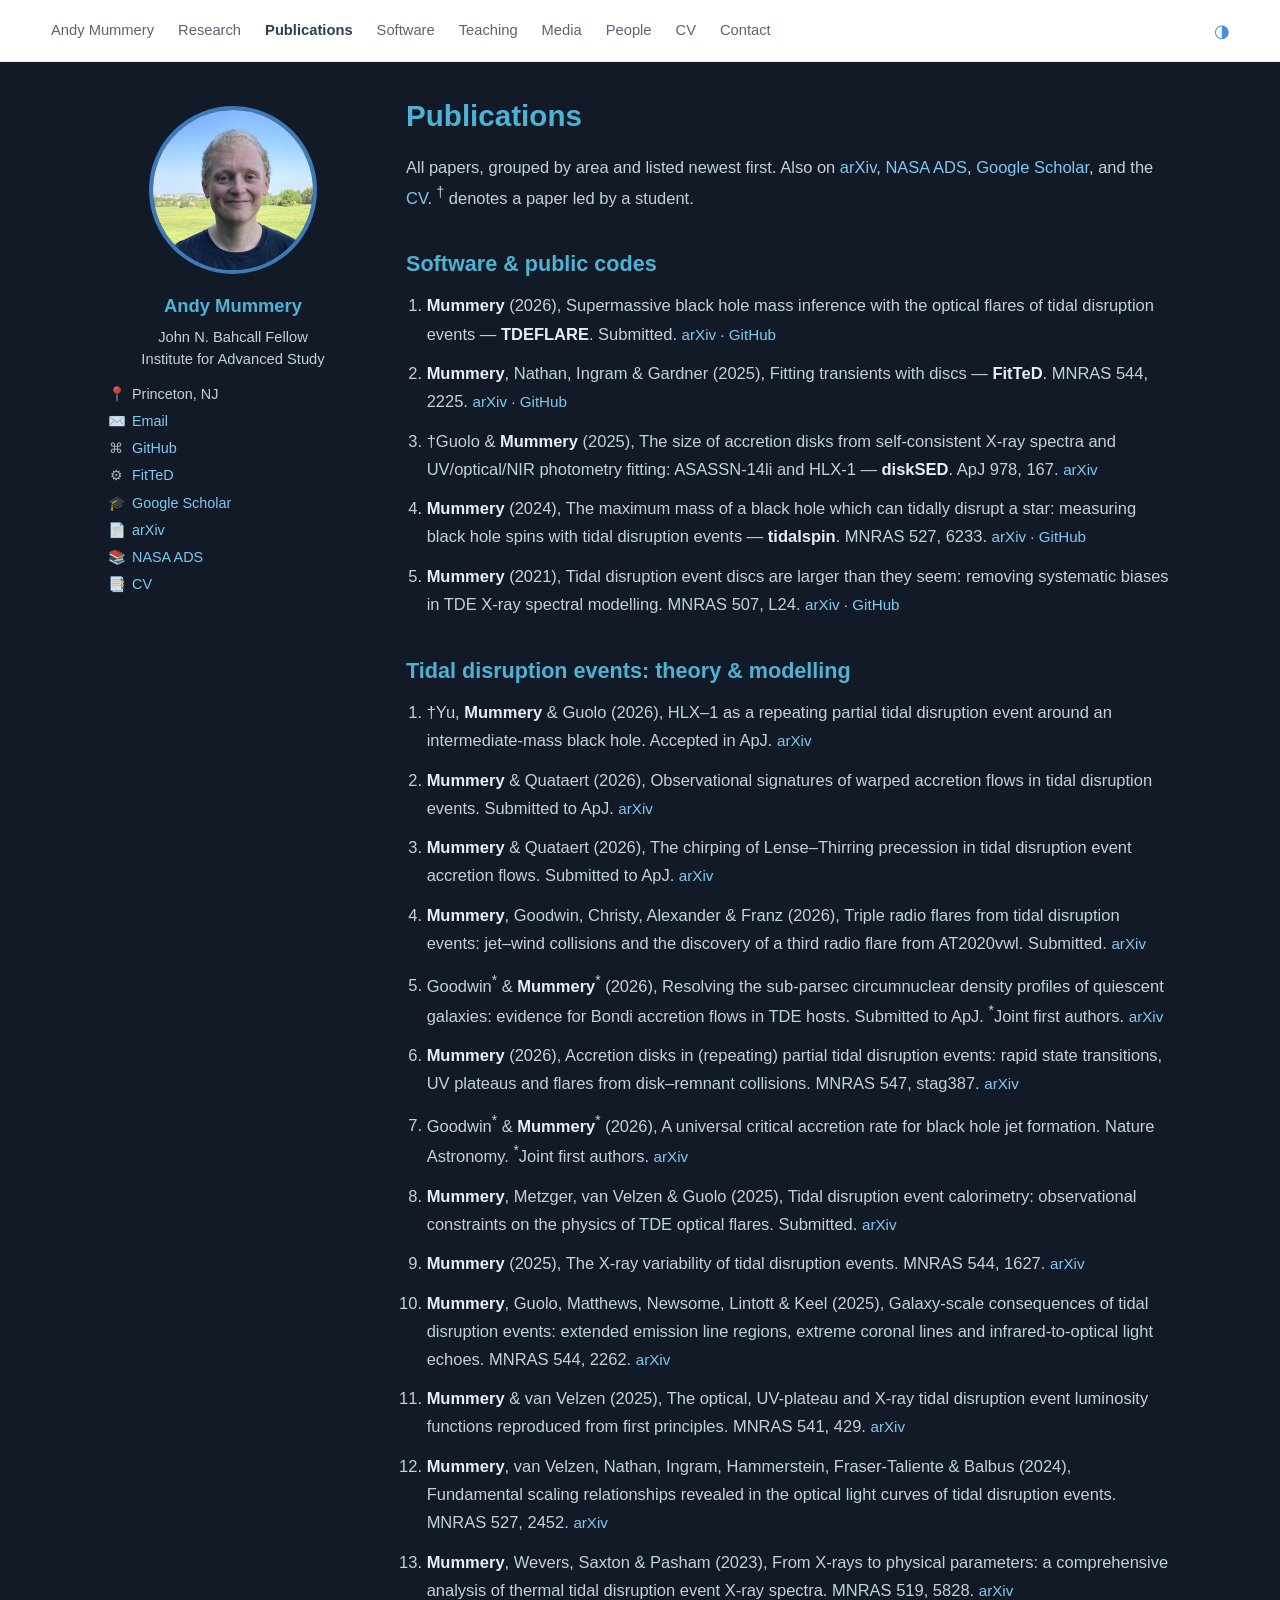
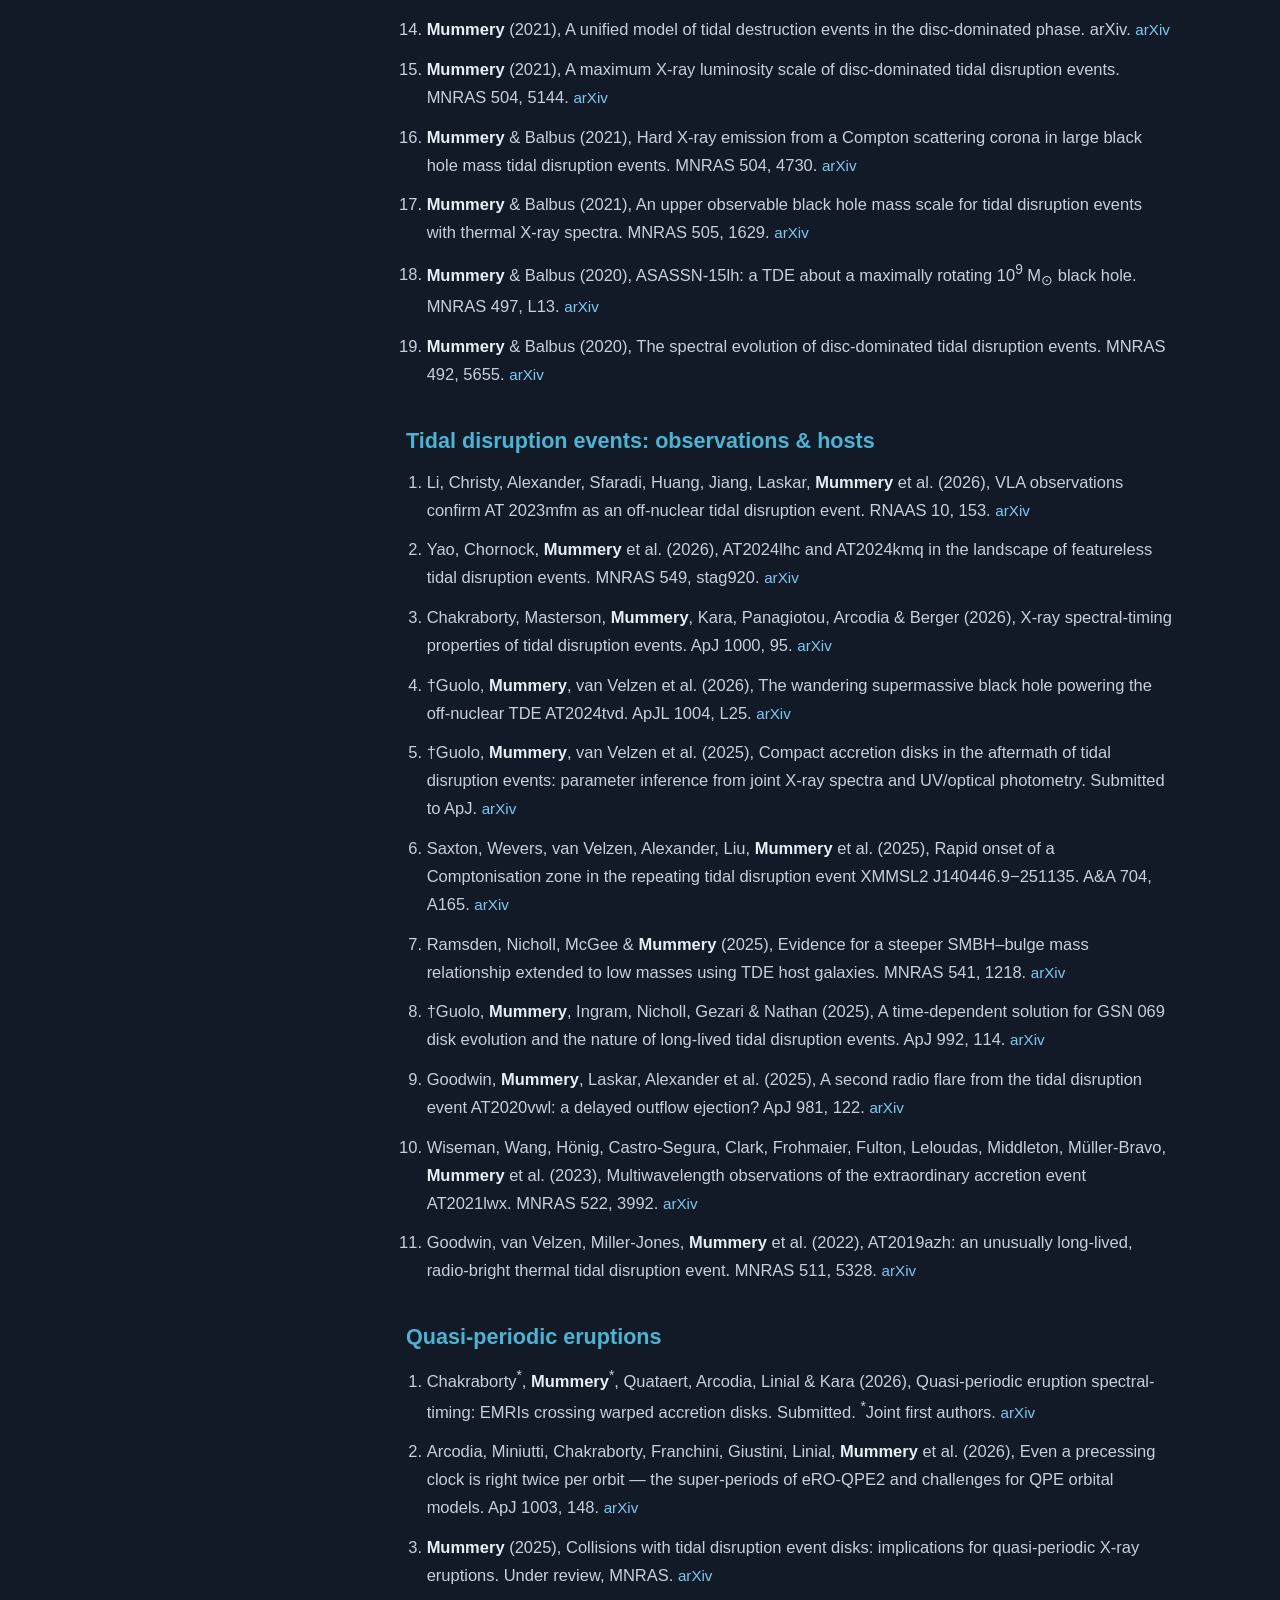
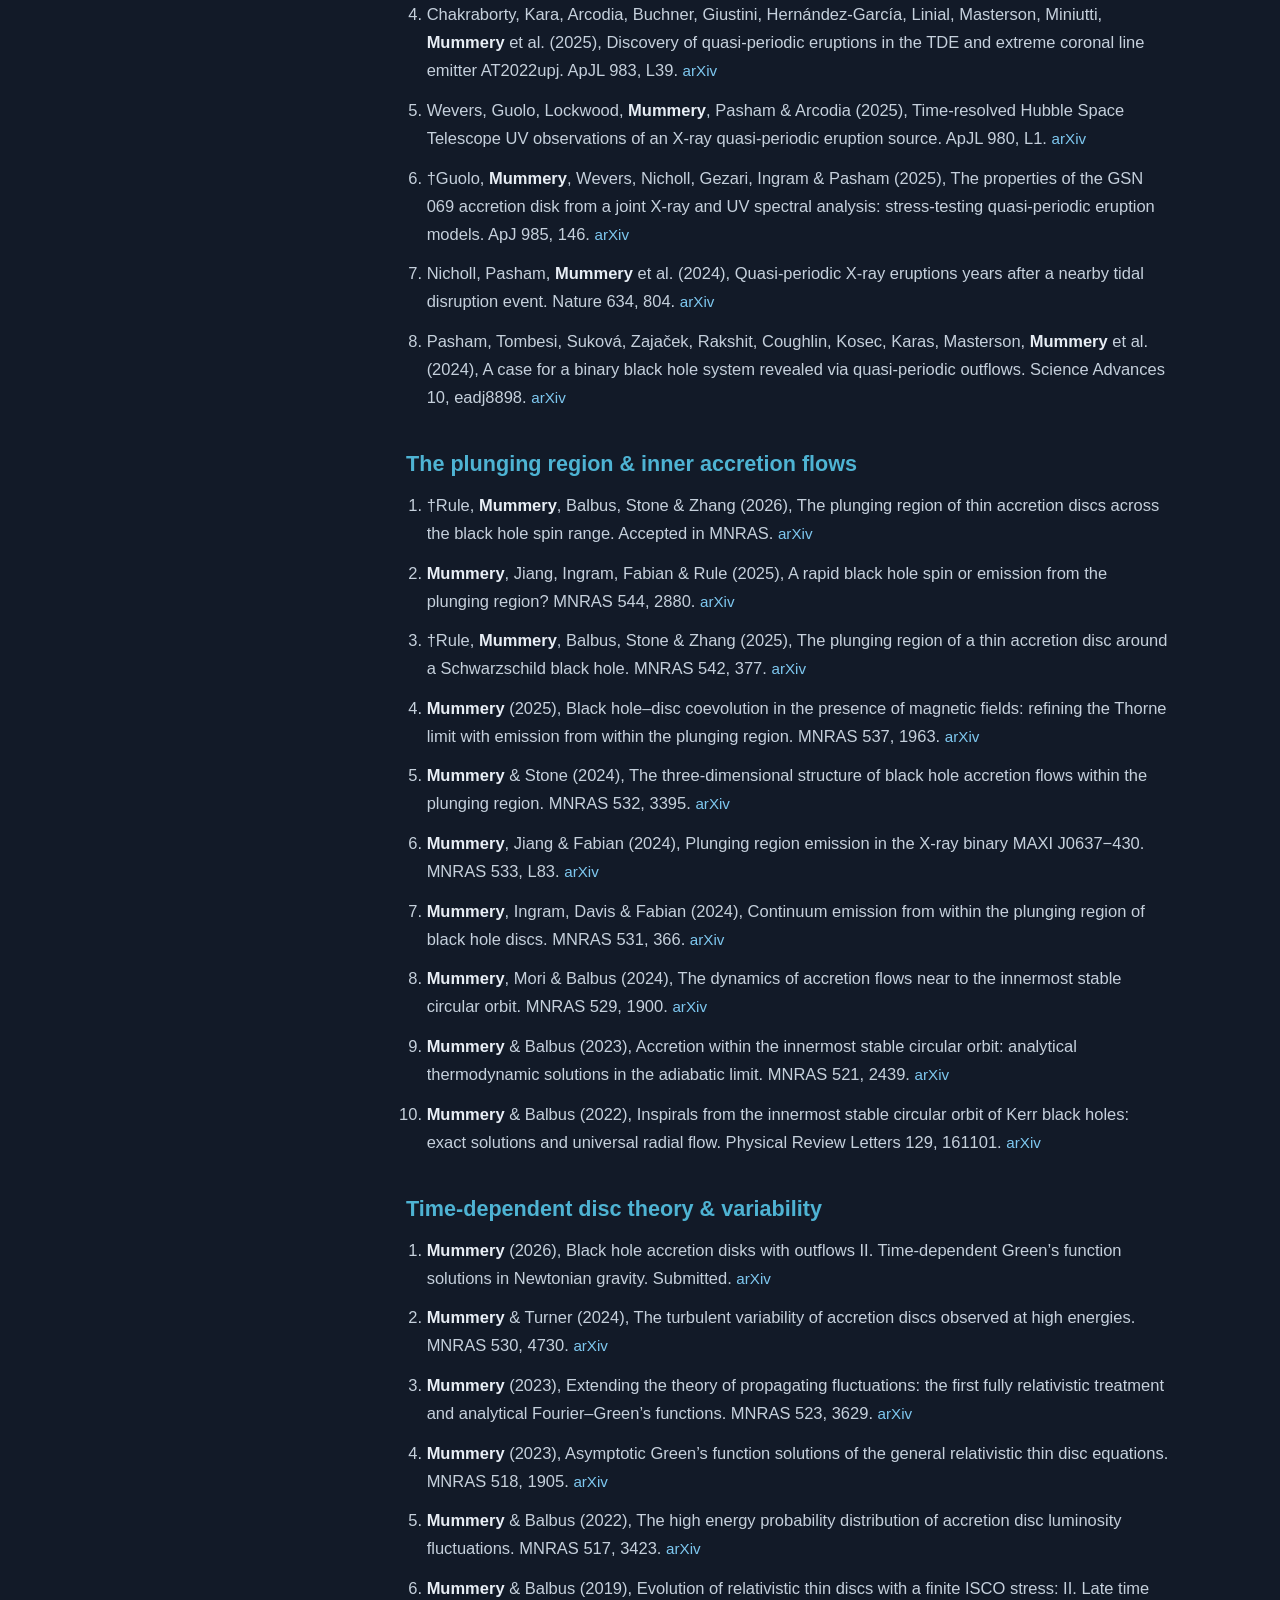
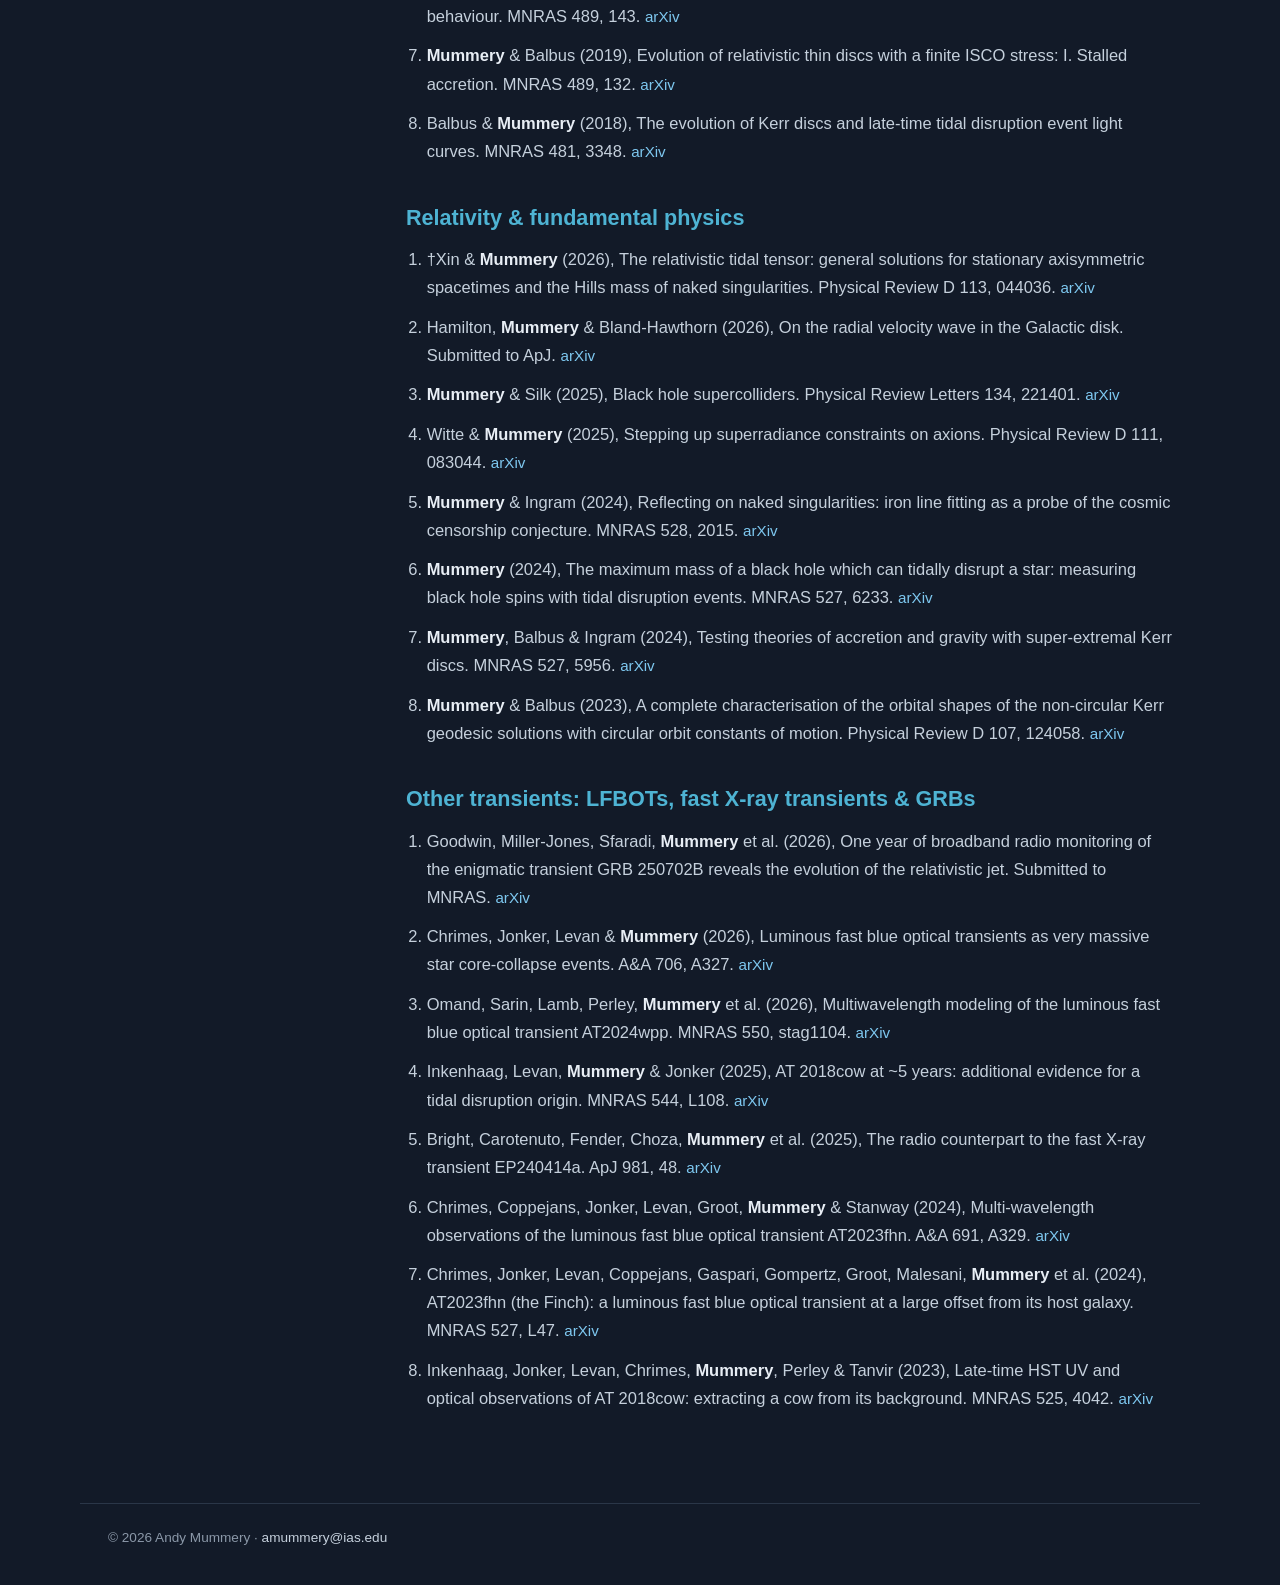
<file: publications.html>
<!doctype html>
<html lang="en">
<head>
  <meta charset="utf-8">
  <meta name="viewport" content="width=device-width, initial-scale=1">
  <title>Publications — Andy Mummery</title>
  <meta name="description" content="Full publication list of Andy Mummery, grouped by research area.">
  <link rel="stylesheet" href="assets/style.css">
</head>
<body>
  <header class="site-header">
    <nav class="nav">
      <button class="nav-toggle" aria-label="Menu">&#9776;</button>
      <div class="nav-links">
        <a href="index.html">Andy Mummery</a>
        <a href="research.html">Research</a>
        <a href="publications.html" class="active">Publications</a>
        <a href="software.html">Software</a>
        <a href="teaching.html">Teaching</a>
        <a href="media.html">Media</a>
        <a href="people.html">People</a>
        <a href="cv.html">CV</a>
        <a href="contact.html">Contact</a>
      </div>
      <div class="nav-tools">
        <button class="theme-toggle" type="button" aria-label="Switch to light mode">◑</button>
      </div>
    </nav>
  </header>

  <div class="page">
    <aside class="sidebar">
      <img class="headshot" src="assets/photo.jpg" alt="Andy Mummery">
      <p class="name">Andy Mummery</p>
      <p class="bio">John N. Bahcall Fellow<br>Institute for Advanced Study</p>
      <ul class="sidebar-meta">
        <li><span class="icon">📍</span> Princeton, NJ</li>
        <li><span class="icon">✉️</span> <a href="mailto:amummery@ias.edu">Email</a></li>
        <li><span class="icon">⌘</span> <a href="https://github.com/andymummeryastro">GitHub</a></li>
        <li><span class="icon">⚙</span> <a href="https://github.com/fittingtransientswithdiscs">FitTeD</a></li>
        <li><span class="icon">🎓</span> <a href="https://scholar.google.com/citations?user=vEMN2XIAAAAJ&amp;hl=en">Google Scholar</a></li>
        <li><span class="icon">📄</span> <a href="https://arxiv.org/a/mummery_a_1">arXiv</a></li>
        <li><span class="icon">📚</span> <a href="https://ui.adsabs.harvard.edu/user/libraries/2zyx78XmSL6WL1D6o946hA">NASA ADS</a></li>
        <li><span class="icon">📑</span> <a href="cv.html">CV</a></li>
      </ul>
    </aside>

    <main class="content">
      <h1>Publications</h1>
      <p>
        All papers, grouped by area and listed newest first. Also on
        <a href="https://arxiv.org/a/mummery_a_1">arXiv</a>,
        <a href="https://ui.adsabs.harvard.edu/user/libraries/2zyx78XmSL6WL1D6o946hA">NASA ADS</a>,
        <a href="https://scholar.google.com/citations?user=vEMN2XIAAAAJ&amp;hl=en">Google Scholar</a>,
        and the <a href="cv/cv.pdf">CV</a>.
        <sup>†</sup> denotes a paper led by a student.
      </p>

      <div class="pub-group">
        <h2>Software &amp; public codes</h2>
        <ol>
          <li><strong>Mummery</strong> (2026), Supermassive black hole mass inference with the optical flares of tidal disruption events — <strong>TDEFLARE</strong>. Submitted. <span class="pub-links"><a href="https://arxiv.org/abs/2601.14483">arXiv</a> · <a href="https://github.com/fittingtransientswithdiscs/FitTeD">GitHub</a></span></li>
          <li><strong>Mummery</strong>, Nathan, Ingram &amp; Gardner (2025), Fitting transients with discs — <strong>FitTeD</strong>. MNRAS 544, 2225. <span class="pub-links"><a href="https://arxiv.org/abs/2408.15048">arXiv</a> · <a href="https://github.com/fittingtransientswithdiscs/FitTeD">GitHub</a></span></li>
          <li>†Guolo &amp; <strong>Mummery</strong> (2025), The size of accretion disks from self-consistent X-ray spectra and UV/optical/NIR photometry fitting: ASASSN-14li and HLX-1 — <strong>diskSED</strong>. ApJ 978, 167. <span class="pub-links"><a href="https://arxiv.org/abs/2408.17296">arXiv</a></span></li>
          <li><strong>Mummery</strong> (2024), The maximum mass of a black hole which can tidally disrupt a star: measuring black hole spins with tidal disruption events — <strong>tidalspin</strong>. MNRAS 527, 6233. <span class="pub-links"><a href="https://arxiv.org/abs/2312.00557">arXiv</a> · <a href="https://github.com/andymummeryastro/tidalspin">GitHub</a></span></li>
          <li><strong>Mummery</strong> (2021), Tidal disruption event discs are larger than they seem: removing systematic biases in TDE X-ray spectral modelling. MNRAS 507, L24. <span class="pub-links"><a href="https://arxiv.org/abs/2108.10160">arXiv</a> · <a href="https://github.com/andymummeryastro/TDEdiscXraySpectrum">GitHub</a></span></li>
        </ol>
      </div>

      <div class="pub-group">
        <h2>Tidal disruption events: theory &amp; modelling</h2>
        <ol>
          <li>†Yu, <strong>Mummery</strong> &amp; Guolo (2026), HLX–1 as a repeating partial tidal disruption event around an intermediate-mass black hole. Accepted in ApJ. <span class="pub-links"><a href="https://arxiv.org/abs/2609.38694">arXiv</a></span></li>
          <li><strong>Mummery</strong> &amp; Quataert (2026), Observational signatures of warped accretion flows in tidal disruption events. Submitted to ApJ. <span class="pub-links"><a href="https://arxiv.org/abs/2609.29787">arXiv</a></span></li>
          <li><strong>Mummery</strong> &amp; Quataert (2026), The chirping of Lense–Thirring precession in tidal disruption event accretion flows. Submitted to ApJ. <span class="pub-links"><a href="https://arxiv.org/abs/2609.22559">arXiv</a></span></li>
          <li><strong>Mummery</strong>, Goodwin, Christy, Alexander &amp; Franz (2026), Triple radio flares from tidal disruption events: jet–wind collisions and the discovery of a third radio flare from AT2020vwl. Submitted. <span class="pub-links"><a href="https://arxiv.org/abs/2607.15438">arXiv</a></span></li>
          <li>Goodwin<sup>*</sup> &amp; <strong>Mummery</strong><sup>*</sup> (2026), Resolving the sub-parsec circumnuclear density profiles of quiescent galaxies: evidence for Bondi accretion flows in TDE hosts. Submitted to ApJ. <sup>*</sup>Joint first authors. <span class="pub-links"><a href="https://arxiv.org/abs/2603.05412">arXiv</a></span></li>
          <li><strong>Mummery</strong> (2026), Accretion disks in (repeating) partial tidal disruption events: rapid state transitions, UV plateaus and flares from disk–remnant collisions. MNRAS 547, stag387. <span class="pub-links"><a href="https://arxiv.org/abs/2602.18698">arXiv</a></span></li>
          <li>Goodwin<sup>*</sup> &amp; <strong>Mummery</strong><sup>*</sup> (2026), A universal critical accretion rate for black hole jet formation. Nature Astronomy. <sup>*</sup>Joint first authors. <span class="pub-links"><a href="https://arxiv.org/abs/2602.14838">arXiv</a></span></li>
          <li><strong>Mummery</strong>, Metzger, van Velzen &amp; Guolo (2025), Tidal disruption event calorimetry: observational constraints on the physics of TDE optical flares. Submitted. <span class="pub-links"><a href="https://arxiv.org/abs/2512.09143">arXiv</a></span></li>
          <li><strong>Mummery</strong> (2025), The X-ray variability of tidal disruption events. MNRAS 544, 1627. <span class="pub-links"><a href="https://arxiv.org/abs/2505.09238">arXiv</a></span></li>
          <li><strong>Mummery</strong>, Guolo, Matthews, Newsome, Lintott &amp; Keel (2025), Galaxy-scale consequences of tidal disruption events: extended emission line regions, extreme coronal lines and infrared-to-optical light echoes. MNRAS 544, 2262. <span class="pub-links"><a href="https://arxiv.org/abs/2503.14163">arXiv</a></span></li>
          <li><strong>Mummery</strong> &amp; van Velzen (2025), The optical, UV-plateau and X-ray tidal disruption event luminosity functions reproduced from first principles. MNRAS 541, 429. <span class="pub-links"><a href="https://arxiv.org/abs/2410.17087">arXiv</a></span></li>
          <li><strong>Mummery</strong>, van Velzen, Nathan, Ingram, Hammerstein, Fraser-Taliente &amp; Balbus (2024), Fundamental scaling relationships revealed in the optical light curves of tidal disruption events. MNRAS 527, 2452. <span class="pub-links"><a href="https://arxiv.org/abs/2308.08255">arXiv</a></span></li>
          <li><strong>Mummery</strong>, Wevers, Saxton &amp; Pasham (2023), From X-rays to physical parameters: a comprehensive analysis of thermal tidal disruption event X-ray spectra. MNRAS 519, 5828. <span class="pub-links"><a href="https://arxiv.org/abs/2301.07419">arXiv</a></span></li>
          <li><strong>Mummery</strong> (2021), A unified model of tidal destruction events in the disc-dominated phase. arXiv. <span class="pub-links"><a href="https://arxiv.org/abs/2104.06212">arXiv</a></span></li>
          <li><strong>Mummery</strong> (2021), A maximum X-ray luminosity scale of disc-dominated tidal disruption events. MNRAS 504, 5144. <span class="pub-links"><a href="https://arxiv.org/abs/2104.06203">arXiv</a></span></li>
          <li><strong>Mummery</strong> &amp; Balbus (2021), Hard X-ray emission from a Compton scattering corona in large black hole mass tidal disruption events. MNRAS 504, 4730. <span class="pub-links"><a href="https://arxiv.org/abs/2104.06195">arXiv</a></span></li>
          <li><strong>Mummery</strong> &amp; Balbus (2021), An upper observable black hole mass scale for tidal disruption events with thermal X-ray spectra. MNRAS 505, 1629. <span class="pub-links"><a href="https://arxiv.org/abs/2104.06177">arXiv</a></span></li>
          <li><strong>Mummery</strong> &amp; Balbus (2020), ASASSN-15lh: a TDE about a maximally rotating 10<sup>9</sup>&nbsp;M<sub>⊙</sub> black hole. MNRAS 497, L13. <span class="pub-links"><a href="https://arxiv.org/abs/2006.00803">arXiv</a></span></li>
          <li><strong>Mummery</strong> &amp; Balbus (2020), The spectral evolution of disc-dominated tidal disruption events. MNRAS 492, 5655. <span class="pub-links"><a href="https://arxiv.org/abs/1912.06577">arXiv</a></span></li>
        </ol>
      </div>

      <div class="pub-group">
        <h2>Tidal disruption events: observations &amp; hosts</h2>
        <ol>
          <li>Li, Christy, Alexander, Sfaradi, Huang, Jiang, Laskar, <strong>Mummery</strong> et al. (2026), VLA observations confirm AT 2023mfm as an off-nuclear tidal disruption event. RNAAS 10, 153. <span class="pub-links"><a href="https://arxiv.org/abs/2606.06595">arXiv</a></span></li>
          <li>Yao, Chornock, <strong>Mummery</strong> et al. (2026), AT2024lhc and AT2024kmq in the landscape of featureless tidal disruption events. MNRAS 549, stag920. <span class="pub-links"><a href="https://arxiv.org/abs/2602.21624">arXiv</a></span></li>
          <li>Chakraborty, Masterson, <strong>Mummery</strong>, Kara, Panagiotou, Arcodia &amp; Berger (2026), X-ray spectral-timing properties of tidal disruption events. ApJ 1000, 95. <span class="pub-links"><a href="https://arxiv.org/abs/2602.16868">arXiv</a></span></li>
          <li>†Guolo, <strong>Mummery</strong>, van Velzen et al. (2026), The wandering supermassive black hole powering the off-nuclear TDE AT2024tvd. ApJL 1004, L25. <span class="pub-links"><a href="https://arxiv.org/abs/2602.12272">arXiv</a></span></li>
          <li>†Guolo, <strong>Mummery</strong>, van Velzen et al. (2025), Compact accretion disks in the aftermath of tidal disruption events: parameter inference from joint X-ray spectra and UV/optical photometry. Submitted to ApJ. <span class="pub-links"><a href="https://arxiv.org/abs/2510.26774">arXiv</a></span></li>
          <li>Saxton, Wevers, van Velzen, Alexander, Liu, <strong>Mummery</strong> et al. (2025), Rapid onset of a Comptonisation zone in the repeating tidal disruption event XMMSL2 J140446.9−251135. A&amp;A 704, A165. <span class="pub-links"><a href="https://arxiv.org/abs/2510.02905">arXiv</a></span></li>
          <li>Ramsden, Nicholl, McGee &amp; <strong>Mummery</strong> (2025), Evidence for a steeper SMBH–bulge mass relationship extended to low masses using TDE host galaxies. MNRAS 541, 1218. <span class="pub-links"><a href="https://arxiv.org/abs/2506.16155">arXiv</a></span></li>
          <li>†Guolo, <strong>Mummery</strong>, Ingram, Nicholl, Gezari &amp; Nathan (2025), A time-dependent solution for GSN 069 disk evolution and the nature of long-lived tidal disruption events. ApJ 992, 114. <span class="pub-links"><a href="https://arxiv.org/abs/2504.20148">arXiv</a></span></li>
          <li>Goodwin, <strong>Mummery</strong>, Laskar, Alexander et al. (2025), A second radio flare from the tidal disruption event AT2020vwl: a delayed outflow ejection? ApJ 981, 122. <span class="pub-links"><a href="https://arxiv.org/abs/2410.18665">arXiv</a></span></li>
          <li>Wiseman, Wang, Hönig, Castro-Segura, Clark, Frohmaier, Fulton, Leloudas, Middleton, Müller-Bravo, <strong>Mummery</strong> et al. (2023), Multiwavelength observations of the extraordinary accretion event AT2021lwx. MNRAS 522, 3992. <span class="pub-links"><a href="https://arxiv.org/abs/2303.04412">arXiv</a></span></li>
          <li>Goodwin, van Velzen, Miller-Jones, <strong>Mummery</strong> et al. (2022), AT2019azh: an unusually long-lived, radio-bright thermal tidal disruption event. MNRAS 511, 5328. <span class="pub-links"><a href="https://arxiv.org/abs/2201.03744">arXiv</a></span></li>
        </ol>
      </div>

      <div class="pub-group">
        <h2>Quasi-periodic eruptions</h2>
        <ol>
          <li>Chakraborty<sup>*</sup>, <strong>Mummery</strong><sup>*</sup>, Quataert, Arcodia, Linial &amp; Kara (2026), Quasi-periodic eruption spectral-timing: EMRIs crossing warped accretion disks. Submitted. <sup>*</sup>Joint first authors. <span class="pub-links"><a href="https://arxiv.org/abs/2610.10110">arXiv</a></span></li>
          <li>Arcodia, Miniutti, Chakraborty, Franchini, Giustini, Linial, <strong>Mummery</strong> et al. (2026), Even a precessing clock is right twice per orbit — the super-periods of eRO-QPE2 and challenges for QPE orbital models. ApJ 1003, 148. <span class="pub-links"><a href="https://arxiv.org/abs/2604.09788">arXiv</a></span></li>
          <li><strong>Mummery</strong> (2025), Collisions with tidal disruption event disks: implications for quasi-periodic X-ray eruptions. Under review, MNRAS. <span class="pub-links"><a href="https://arxiv.org/abs/2504.21456">arXiv</a></span></li>
          <li>Chakraborty, Kara, Arcodia, Buchner, Giustini, Hernández-García, Linial, Masterson, Miniutti, <strong>Mummery</strong> et al. (2025), Discovery of quasi-periodic eruptions in the TDE and extreme coronal line emitter AT2022upj. ApJL 983, L39. <span class="pub-links"><a href="https://arxiv.org/abs/2503.19013">arXiv</a></span></li>
          <li>Wevers, Guolo, Lockwood, <strong>Mummery</strong>, Pasham &amp; Arcodia (2025), Time-resolved Hubble Space Telescope UV observations of an X-ray quasi-periodic eruption source. ApJL 980, L1. <span class="pub-links"><a href="https://arxiv.org/abs/2501.03335">arXiv</a></span></li>
          <li>†Guolo, <strong>Mummery</strong>, Wevers, Nicholl, Gezari, Ingram &amp; Pasham (2025), The properties of the GSN 069 accretion disk from a joint X-ray and UV spectral analysis: stress-testing quasi-periodic eruption models. ApJ 985, 146. <span class="pub-links"><a href="https://arxiv.org/abs/2501.03333">arXiv</a></span></li>
          <li>Nicholl, Pasham, <strong>Mummery</strong> et al. (2024), Quasi-periodic X-ray eruptions years after a nearby tidal disruption event. Nature 634, 804. <span class="pub-links"><a href="https://arxiv.org/abs/2409.02181">arXiv</a></span></li>
          <li>Pasham, Tombesi, Suková, Zajaček, Rakshit, Coughlin, Kosec, Karas, Masterson, <strong>Mummery</strong> et al. (2024), A case for a binary black hole system revealed via quasi-periodic outflows. Science Advances 10, eadj8898. <span class="pub-links"><a href="https://arxiv.org/abs/2402.10140">arXiv</a></span></li>
        </ol>
      </div>

      <div class="pub-group">
        <h2>The plunging region &amp; inner accretion flows</h2>
        <ol>
          <li>†Rule, <strong>Mummery</strong>, Balbus, Stone &amp; Zhang (2026), The plunging region of thin accretion discs across the black hole spin range. Accepted in MNRAS. <span class="pub-links"><a href="https://arxiv.org/abs/2608.06278">arXiv</a></span></li>
          <li><strong>Mummery</strong>, Jiang, Ingram, Fabian &amp; Rule (2025), A rapid black hole spin or emission from the plunging region? MNRAS 544, 2880. <span class="pub-links"><a href="https://arxiv.org/abs/2505.13119">arXiv</a></span></li>
          <li>†Rule, <strong>Mummery</strong>, Balbus, Stone &amp; Zhang (2025), The plunging region of a thin accretion disc around a Schwarzschild black hole. MNRAS 542, 377. <span class="pub-links"><a href="https://arxiv.org/abs/2505.13701">arXiv</a></span></li>
          <li><strong>Mummery</strong> (2025), Black hole–disc coevolution in the presence of magnetic fields: refining the Thorne limit with emission from within the plunging region. MNRAS 537, 1963. <span class="pub-links"><a href="https://arxiv.org/abs/2501.05843">arXiv</a></span></li>
          <li><strong>Mummery</strong> &amp; Stone (2024), The three-dimensional structure of black hole accretion flows within the plunging region. MNRAS 532, 3395. <span class="pub-links"><a href="https://arxiv.org/abs/2407.02164">arXiv</a></span></li>
          <li><strong>Mummery</strong>, Jiang &amp; Fabian (2024), Plunging region emission in the X-ray binary MAXI J0637−430. MNRAS 533, L83. <span class="pub-links"><a href="https://arxiv.org/abs/2406.14957">arXiv</a></span></li>
          <li><strong>Mummery</strong>, Ingram, Davis &amp; Fabian (2024), Continuum emission from within the plunging region of black hole discs. MNRAS 531, 366. <span class="pub-links"><a href="https://arxiv.org/abs/2405.09175">arXiv</a></span></li>
          <li><strong>Mummery</strong>, Mori &amp; Balbus (2024), The dynamics of accretion flows near to the innermost stable circular orbit. MNRAS 529, 1900. <span class="pub-links"><a href="https://arxiv.org/abs/2402.05561">arXiv</a></span></li>
          <li><strong>Mummery</strong> &amp; Balbus (2023), Accretion within the innermost stable circular orbit: analytical thermodynamic solutions in the adiabatic limit. MNRAS 521, 2439. <span class="pub-links"><a href="https://arxiv.org/abs/2302.14437">arXiv</a></span></li>
          <li><strong>Mummery</strong> &amp; Balbus (2022), Inspirals from the innermost stable circular orbit of Kerr black holes: exact solutions and universal radial flow. Physical Review Letters 129, 161101. <span class="pub-links"><a href="https://arxiv.org/abs/2209.03579">arXiv</a></span></li>
        </ol>
      </div>

      <div class="pub-group">
        <h2>Time-dependent disc theory &amp; variability</h2>
        <ol>
          <li><strong>Mummery</strong> (2026), Black hole accretion disks with outflows II. Time-dependent Green’s function solutions in Newtonian gravity. Submitted. <span class="pub-links"><a href="https://arxiv.org/abs/2601.11754">arXiv</a></span></li>
          <li><strong>Mummery</strong> &amp; Turner (2024), The turbulent variability of accretion discs observed at high energies. MNRAS 530, 4730. <span class="pub-links"><a href="https://arxiv.org/abs/2404.09564">arXiv</a></span></li>
          <li><strong>Mummery</strong> (2023), Extending the theory of propagating fluctuations: the first fully relativistic treatment and analytical Fourier–Green’s functions. MNRAS 523, 3629. <span class="pub-links"><a href="https://arxiv.org/abs/2305.18314">arXiv</a></span></li>
          <li><strong>Mummery</strong> (2023), Asymptotic Green’s function solutions of the general relativistic thin disc equations. MNRAS 518, 1905. <span class="pub-links"><a href="https://arxiv.org/abs/2210.06161">arXiv</a></span></li>
          <li><strong>Mummery</strong> &amp; Balbus (2022), The high energy probability distribution of accretion disc luminosity fluctuations. MNRAS 517, 3423. <span class="pub-links"><a href="https://arxiv.org/abs/2210.01450">arXiv</a></span></li>
          <li><strong>Mummery</strong> &amp; Balbus (2019), Evolution of relativistic thin discs with a finite ISCO stress: II. Late time behaviour. MNRAS 489, 143. <span class="pub-links"><a href="https://arxiv.org/abs/1908.00348">arXiv</a></span></li>
          <li><strong>Mummery</strong> &amp; Balbus (2019), Evolution of relativistic thin discs with a finite ISCO stress: I. Stalled accretion. MNRAS 489, 132. <span class="pub-links"><a href="https://arxiv.org/abs/1908.00322">arXiv</a></span></li>
          <li>Balbus &amp; <strong>Mummery</strong> (2018), The evolution of Kerr discs and late-time tidal disruption event light curves. MNRAS 481, 3348. <span class="pub-links"><a href="https://arxiv.org/abs/1809.02146">arXiv</a></span></li>
        </ol>
      </div>

      <div class="pub-group">
        <h2>Relativity &amp; fundamental physics</h2>
        <ol>
          <li>†Xin &amp; <strong>Mummery</strong> (2026), The relativistic tidal tensor: general solutions for stationary axisymmetric spacetimes and the Hills mass of naked singularities. Physical Review D 113, 044036. <span class="pub-links"><a href="https://arxiv.org/abs/2511.21499">arXiv</a></span></li>
          <li>Hamilton, <strong>Mummery</strong> &amp; Bland-Hawthorn (2026), On the radial velocity wave in the Galactic disk. Submitted to ApJ. <span class="pub-links"><a href="https://arxiv.org/abs/2602.06182">arXiv</a></span></li>
          <li><strong>Mummery</strong> &amp; Silk (2025), Black hole supercolliders. Physical Review Letters 134, 221401. <span class="pub-links"><a href="https://arxiv.org/abs/2506.01437">arXiv</a></span></li>
          <li>Witte &amp; <strong>Mummery</strong> (2025), Stepping up superradiance constraints on axions. Physical Review D 111, 083044. <span class="pub-links"><a href="https://arxiv.org/abs/2412.03655">arXiv</a></span></li>
          <li><strong>Mummery</strong> &amp; Ingram (2024), Reflecting on naked singularities: iron line fitting as a probe of the cosmic censorship conjecture. MNRAS 528, 2015. <span class="pub-links"><a href="https://arxiv.org/abs/2401.10565">arXiv</a></span></li>
          <li><strong>Mummery</strong> (2024), The maximum mass of a black hole which can tidally disrupt a star: measuring black hole spins with tidal disruption events. MNRAS 527, 6233. <span class="pub-links"><a href="https://arxiv.org/abs/2312.00557">arXiv</a></span></li>
          <li><strong>Mummery</strong>, Balbus &amp; Ingram (2024), Testing theories of accretion and gravity with super-extremal Kerr discs. MNRAS 527, 5956. <span class="pub-links"><a href="https://arxiv.org/abs/2311.15742">arXiv</a></span></li>
          <li><strong>Mummery</strong> &amp; Balbus (2023), A complete characterisation of the orbital shapes of the non-circular Kerr geodesic solutions with circular orbit constants of motion. Physical Review D 107, 124058. <span class="pub-links"><a href="https://arxiv.org/abs/2302.01159">arXiv</a></span></li>
        </ol>
      </div>

      <div class="pub-group">
        <h2>Other transients: LFBOTs, fast X-ray transients &amp; GRBs</h2>
        <ol>
          <li>Goodwin, Miller-Jones, Sfaradi, <strong>Mummery</strong> et al. (2026), One year of broadband radio monitoring of the enigmatic transient GRB 250702B reveals the evolution of the relativistic jet. Submitted to MNRAS. <span class="pub-links"><a href="https://arxiv.org/abs/2608.03205">arXiv</a></span></li>
          <li>Chrimes, Jonker, Levan &amp; <strong>Mummery</strong> (2026), Luminous fast blue optical transients as very massive star core-collapse events. A&amp;A 706, A327. <span class="pub-links"><a href="https://arxiv.org/abs/2510.03402">arXiv</a></span></li>
          <li>Omand, Sarin, Lamb, Perley, <strong>Mummery</strong> et al. (2026), Multiwavelength modeling of the luminous fast blue optical transient AT2024wpp. MNRAS 550, stag1104. <span class="pub-links"><a href="https://arxiv.org/abs/2601.03372">arXiv</a></span></li>
          <li>Inkenhaag, Levan, <strong>Mummery</strong> &amp; Jonker (2025), AT 2018cow at ~5 years: additional evidence for a tidal disruption origin. MNRAS 544, L108. <span class="pub-links"><a href="https://arxiv.org/abs/2510.08505">arXiv</a></span></li>
          <li>Bright, Carotenuto, Fender, Choza, <strong>Mummery</strong> et al. (2025), The radio counterpart to the fast X-ray transient EP240414a. ApJ 981, 48. <span class="pub-links"><a href="https://arxiv.org/abs/2409.19055">arXiv</a></span></li>
          <li>Chrimes, Coppejans, Jonker, Levan, Groot, <strong>Mummery</strong> &amp; Stanway (2024), Multi-wavelength observations of the luminous fast blue optical transient AT2023fhn. A&amp;A 691, A329. <span class="pub-links"><a href="https://arxiv.org/abs/2406.13821">arXiv</a></span></li>
          <li>Chrimes, Jonker, Levan, Coppejans, Gaspari, Gompertz, Groot, Malesani, <strong>Mummery</strong> et al. (2024), AT2023fhn (the Finch): a luminous fast blue optical transient at a large offset from its host galaxy. MNRAS 527, L47. <span class="pub-links"><a href="https://arxiv.org/abs/2307.01771">arXiv</a></span></li>
          <li>Inkenhaag, Jonker, Levan, Chrimes, <strong>Mummery</strong>, Perley &amp; Tanvir (2023), Late-time HST UV and optical observations of AT 2018cow: extracting a cow from its background. MNRAS 525, 4042. <span class="pub-links"><a href="https://arxiv.org/abs/2308.07381">arXiv</a></span></li>
        </ol>
      </div>
    </main>
  </div>

  <footer class="site-footer">
    © 2026 Andy Mummery · <a href="mailto:amummery@ias.edu">amummery@ias.edu</a>
  </footer>
  <script src="assets/nav.js"></script>
</body>
</html>
</file>
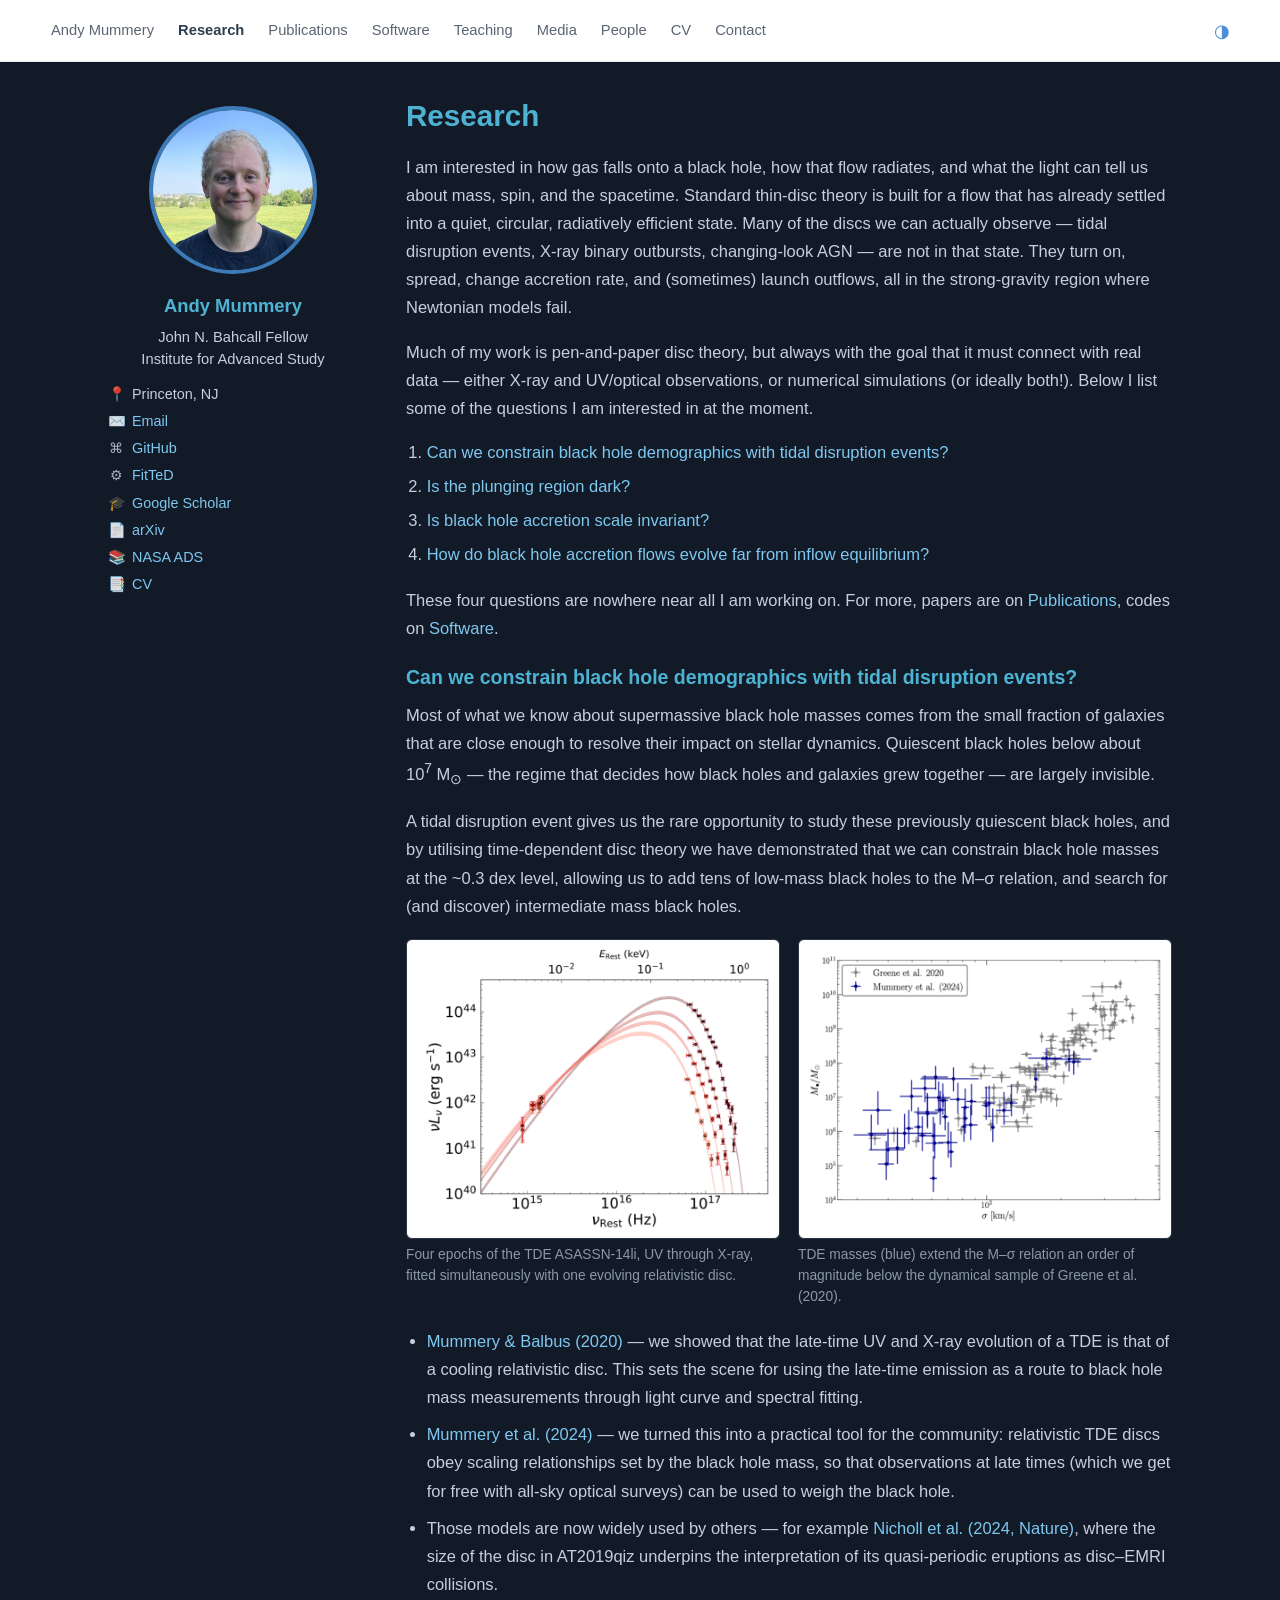
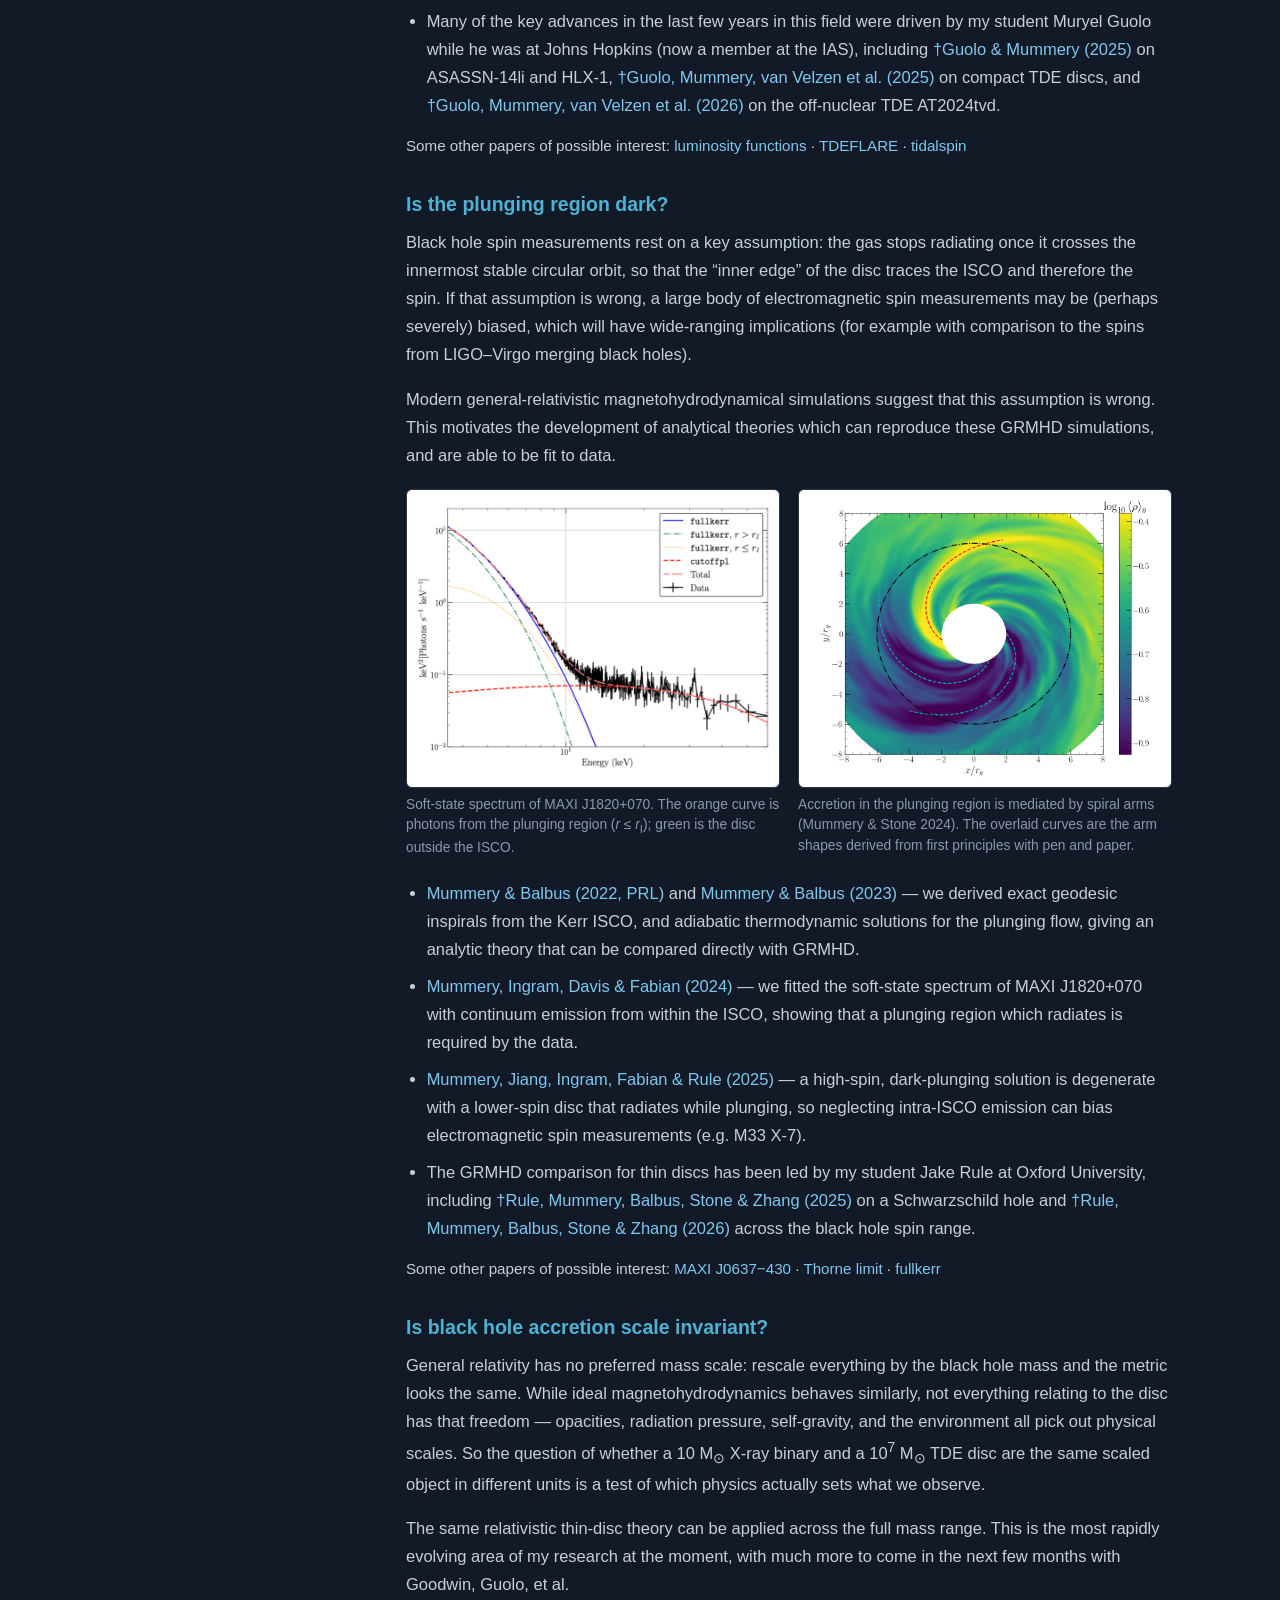
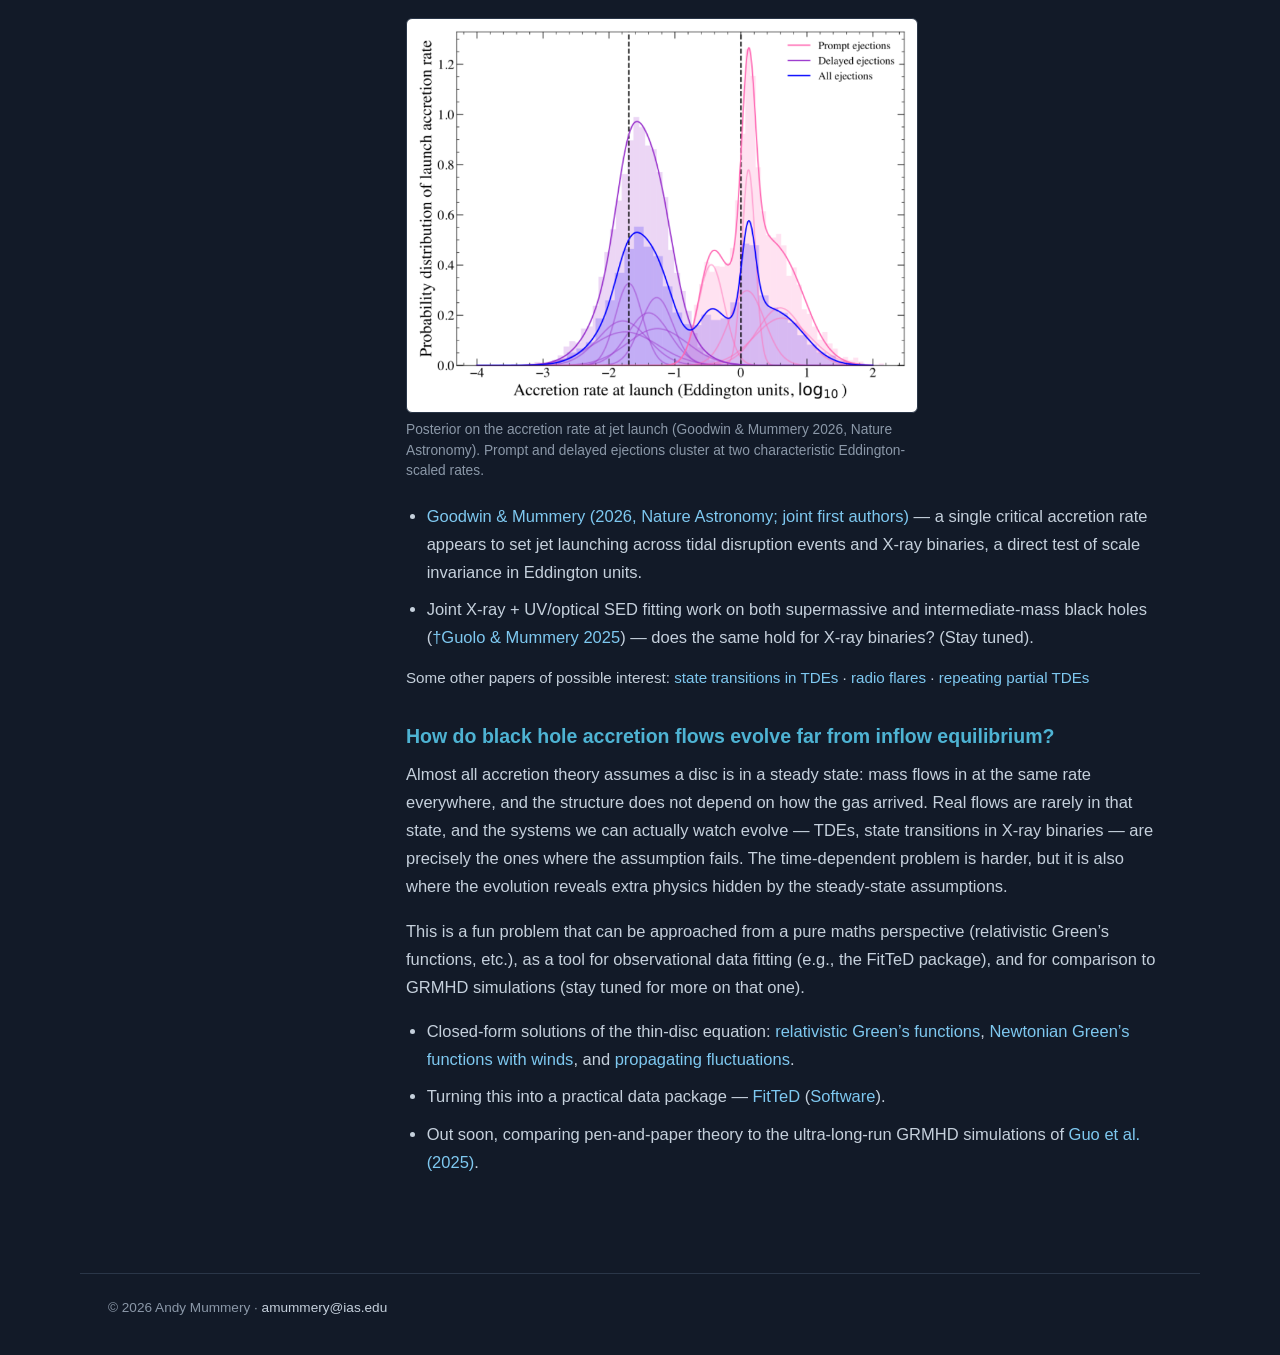
<file: research.html>
<!doctype html>
<html lang="en">
<head>
  <meta charset="utf-8">
  <meta name="viewport" content="width=device-width, initial-scale=1">
  <title>Research — Andy Mummery</title>
  <meta name="description" content="Research questions: black hole demographics from TDEs, discs far from equilibrium, the plunging region, and scale invariance of accretion.">
  <link rel="stylesheet" href="assets/style.css">
</head>
<body>
  <header class="site-header">
    <nav class="nav">
      <button class="nav-toggle" aria-label="Menu">&#9776;</button>
      <div class="nav-links">
        <a href="index.html">Andy Mummery</a>
        <a href="research.html" class="active">Research</a>
        <a href="publications.html">Publications</a>
        <a href="software.html">Software</a>
        <a href="teaching.html">Teaching</a>
        <a href="media.html">Media</a>
        <a href="people.html">People</a>
        <a href="cv.html">CV</a>
        <a href="contact.html">Contact</a>
      </div>
      <div class="nav-tools">
        <button class="theme-toggle" type="button" aria-label="Switch to light mode">◑</button>
      </div>
    </nav>
  </header>

  <div class="page">
    <aside class="sidebar">
      <img class="headshot" src="assets/photo.jpg" alt="Andy Mummery">
      <p class="name">Andy Mummery</p>
      <p class="bio">John N. Bahcall Fellow<br>Institute for Advanced Study</p>
      <ul class="sidebar-meta">
        <li><span class="icon">📍</span> Princeton, NJ</li>
        <li><span class="icon">✉️</span> <a href="mailto:amummery@ias.edu">Email</a></li>
        <li><span class="icon">⌘</span> <a href="https://github.com/andymummeryastro">GitHub</a></li>
        <li><span class="icon">⚙</span> <a href="https://github.com/fittingtransientswithdiscs">FitTeD</a></li>
        <li><span class="icon">🎓</span> <a href="https://scholar.google.com/citations?user=vEMN2XIAAAAJ&amp;hl=en">Google Scholar</a></li>
        <li><span class="icon">📄</span> <a href="https://arxiv.org/a/mummery_a_1">arXiv</a></li>
        <li><span class="icon">📚</span> <a href="https://ui.adsabs.harvard.edu/user/libraries/2zyx78XmSL6WL1D6o946hA">NASA ADS</a></li>
        <li><span class="icon">📑</span> <a href="cv.html">CV</a></li>
      </ul>
    </aside>

    <main class="content">
      <h1>Research</h1>
      <p>
        I am interested in how gas falls onto a black hole, how that flow
        radiates, and what the light can tell us about mass, spin, and the
        spacetime. Standard thin-disc theory is built for a flow that has
        already settled into a quiet, circular, radiatively efficient state.
        Many of the discs we can actually observe — tidal disruption events,
        X-ray binary outbursts, changing-look AGN — are not in that state.
        They turn on, spread, change accretion rate, and (sometimes) launch
        outflows, all in the strong-gravity region where Newtonian models
        fail.
      </p>
      <p>
        Much of my work is pen-and-paper disc theory, but always with the
        goal that it must connect with real data — either X-ray and UV/optical
        observations, or numerical simulations (or ideally both!). Below I
        list some of the questions I am interested in at the moment.
      </p>
      <ol class="research-toc">
        <li><a href="#demographics">Can we constrain black hole demographics with tidal disruption events?</a></li>
        <li><a href="#plunging">Is the plunging region dark?</a></li>
        <li><a href="#scale-invariance">Is black hole accretion scale invariant?</a></li>
        <li><a href="#time-dependent">How do black hole accretion flows evolve far from inflow equilibrium?</a></li>
      </ol>
      <p>
        These four questions are nowhere near all I am working on. For more,
        papers are on
        <a href="publications.html">Publications</a>, codes on
        <a href="software.html">Software</a>.
      </p>

      <div class="research-q">
        <h2 id="demographics">Can we constrain black hole demographics with tidal disruption events?</h2>
        <p>
          Most of what we know about supermassive black hole masses comes from
          the small fraction of galaxies that are close enough to resolve their
          impact on stellar dynamics. Quiescent black holes below about
          10<sup>7</sup>&nbsp;M<sub>⊙</sub> — the regime that decides how black
          holes and galaxies grew together — are largely invisible.
        </p>
        <p>
          A tidal disruption event gives us the rare opportunity to study these
          previously quiescent black holes, and by utilising time-dependent disc
          theory we have demonstrated that we can constrain black hole masses
          at the ~0.3&nbsp;dex level, allowing us to add tens of low-mass black
          holes to the M–σ relation, and search for (and discover) intermediate
          mass black holes.
        </p>
        <div class="research-figs">
          <figure class="research-fig">
            <img src="assets/14li-sed.png" alt="Multi-epoch UV and X-ray spectral energy distribution of ASASSN-14li fitted with a relativistic disc model">
            <figcaption>
              Four epochs of the TDE ASASSN-14li, UV through X-ray, fitted
              simultaneously with one evolving relativistic disc.
            </figcaption>
          </figure>
          <figure class="research-fig">
            <img src="assets/m-sigma.png" alt="Black hole mass versus host galaxy velocity dispersion, with TDE masses overlaid on the Greene et al. 2020 sample">
            <figcaption>
              TDE masses (blue) extend the M–σ relation an order of magnitude
              below the dynamical sample of Greene et al. (2020).
            </figcaption>
          </figure>
        </div>
        <ul>
          <li>
            <a href="https://arxiv.org/abs/1912.06577">Mummery &amp; Balbus (2020)</a>
            — we showed that the late-time UV and X-ray evolution of a TDE is
            that of a cooling relativistic disc. This sets the scene for using
            the late-time emission as a route to black hole mass measurements
            through light curve and spectral fitting.
          </li>
          <li>
            <a href="https://arxiv.org/abs/2308.08255">Mummery et al. (2024)</a>
            — we turned this into a practical tool for the community:
            relativistic TDE discs obey scaling relationships set by the black
            hole mass, so that observations at late times (which we get for
            free with all-sky optical surveys) can be used to weigh the black
            hole.
          </li>
          <li>
            Those models are now widely used by others — for example
            <a href="https://arxiv.org/abs/2409.02181">Nicholl et al. (2024, Nature)</a>,
            where the size of the disc in AT2019qiz underpins the interpretation
            of its quasi-periodic eruptions as disc–EMRI collisions.
          </li>
          <li>
            Many of the key advances in the last few years in this field were
            driven by my student Muryel Guolo while he was at Johns Hopkins
            (now a member at the IAS), including
            <a href="https://arxiv.org/abs/2408.17296">†Guolo &amp; Mummery (2025)</a>
            on ASASSN-14li and HLX-1,
            <a href="https://arxiv.org/abs/2510.26774">†Guolo, Mummery, van Velzen et al. (2025)</a>
            on compact TDE discs, and
            <a href="https://arxiv.org/abs/2602.12272">†Guolo, Mummery, van Velzen et al. (2026)</a>
            on the off-nuclear TDE AT2024tvd.
          </li>
        </ul>
        <p class="pub-links">
          Some other papers of possible interest:
          <a href="https://arxiv.org/abs/2410.17087">luminosity functions</a>
          ·
          <a href="https://arxiv.org/abs/2601.14483">TDEFLARE</a>
          ·
          <a href="https://arxiv.org/abs/2312.00557">tidalspin</a>
        </p>
      </div>

      <div class="research-q">
        <h2 id="plunging">Is the plunging region dark?</h2>
        <p>
          Black hole spin measurements rest on a key assumption: the gas stops
          radiating once it crosses the innermost stable circular orbit, so that
          the “inner edge” of the disc traces the ISCO and therefore the spin.
          If that assumption is wrong, a large body of electromagnetic spin
          measurements may be (perhaps severely) biased, which will have
          wide-ranging implications (for example with comparison to the spins
          from LIGO–Virgo merging black holes).
        </p>
        <p>
          Modern general-relativistic magnetohydrodynamical simulations suggest
          that this assumption is wrong. This motivates the development of
          analytical theories which can reproduce these GRMHD simulations, and
          are able to be fit to data.
        </p>
        <div class="research-figs">
          <figure class="research-fig">
            <img src="assets/maxi-j1820-spectrum.png" alt="X-ray spectrum of MAXI J1820+070 with model components, including emission from inside the ISCO">
            <figcaption>
              Soft-state spectrum of MAXI&nbsp;J1820+070. The orange curve is
              photons from the plunging region
              (<em>r</em>&nbsp;≤&nbsp;<em>r</em><sub>I</sub>); green is the disc
              outside the ISCO.
            </figcaption>
          </figure>
          <figure class="research-fig">
            <img src="assets/plunging-spirals.png" alt="GRMHD density snapshot showing spiral arms in the plunging region, overlaid with analytic spiral tracks">
            <figcaption>
              Accretion in the plunging region is mediated by spiral arms
              (Mummery &amp; Stone 2024). The overlaid curves are the arm
              shapes derived from first principles with pen and paper.
            </figcaption>
          </figure>
        </div>
        <ul>
          <li>
            <a href="https://arxiv.org/abs/2209.03579">Mummery &amp; Balbus (2022, PRL)</a>
            and
            <a href="https://arxiv.org/abs/2302.14437">Mummery &amp; Balbus (2023)</a>
            — we derived exact geodesic inspirals from the Kerr ISCO, and
            adiabatic thermodynamic solutions for the plunging flow, giving an
            analytic theory that can be compared directly with GRMHD.
          </li>
          <li>
            <a href="https://arxiv.org/abs/2405.09175">Mummery, Ingram, Davis &amp; Fabian (2024)</a>
            — we fitted the soft-state spectrum of MAXI&nbsp;J1820+070 with
            continuum emission from within the ISCO, showing that a plunging
            region which radiates is required by the data.
          </li>
          <li>
            <a href="https://arxiv.org/abs/2505.13119">Mummery, Jiang, Ingram, Fabian &amp; Rule (2025)</a>
            — a high-spin, dark-plunging solution is degenerate with a
            lower-spin disc that radiates while plunging, so neglecting
            intra-ISCO emission can bias electromagnetic spin measurements
            (e.g. M33&nbsp;X-7).
          </li>
          <li>
            The GRMHD comparison for thin discs has been led by my student
            Jake Rule at Oxford University, including
            <a href="https://arxiv.org/abs/2505.13701">†Rule, Mummery, Balbus, Stone &amp; Zhang (2025)</a>
            on a Schwarzschild hole and
            <a href="https://arxiv.org/abs/2608.06278">†Rule, Mummery, Balbus, Stone &amp; Zhang (2026)</a>
            across the black hole spin range.
          </li>
        </ul>
        <p class="pub-links">
          Some other papers of possible interest:
          <a href="https://arxiv.org/abs/2406.14957">MAXI J0637−430</a>
          ·
          <a href="https://arxiv.org/abs/2501.05843">Thorne limit</a>
          ·
          <a href="https://github.com/andymummeryastro/fullkerr">fullkerr</a>
        </p>
      </div>

      <div class="research-q">
        <h2 id="scale-invariance">Is black hole accretion scale invariant?</h2>
        <p>
          General relativity has no preferred mass scale: rescale everything by
          the black hole mass and the metric looks the same. While ideal
          magnetohydrodynamics behaves similarly, not everything relating to
          the disc has that freedom — opacities, radiation pressure,
          self-gravity, and the environment all pick out physical scales. So
          the question of whether a 10&nbsp;M<sub>⊙</sub> X-ray binary and a
          10<sup>7</sup>&nbsp;M<sub>⊙</sub> TDE disc are the same scaled object
          in different units is a test of which physics actually sets what we
          observe.
        </p>
        <p>
          The same relativistic thin-disc theory can be applied across the full
          mass range. This is the most rapidly evolving area of my research at
          the moment, with much more to come in the next few months with
          Goodwin, Guolo, et al.
        </p>
        <figure class="research-fig research-fig-solo">
          <img src="assets/jet-critical-mdot.png" alt="Posterior distribution of the accretion rate at jet launch in Eddington units, for prompt and delayed ejections">
          <figcaption>
            Posterior on the accretion rate at jet launch (Goodwin &amp;
            Mummery 2026, Nature Astronomy). Prompt and delayed ejections
            cluster at two characteristic Eddington-scaled rates.
          </figcaption>
        </figure>
        <ul>
          <li>
            <a href="https://arxiv.org/abs/2602.14838">Goodwin &amp; Mummery (2026, Nature Astronomy; joint first authors)</a>
            — a single critical accretion rate appears to set jet launching
            across tidal disruption events and X-ray binaries, a direct test
            of scale invariance in Eddington units.
          </li>
          <li>
            Joint X-ray + UV/optical SED fitting work on both supermassive and
            intermediate-mass black holes
            (<a href="https://arxiv.org/abs/2408.17296">†Guolo &amp; Mummery 2025</a>)
            — does the same hold for X-ray binaries? (Stay tuned).
          </li>
        </ul>
        <p class="pub-links">
          Some other papers of possible interest:
          <a href="https://arxiv.org/abs/2602.21624">state transitions in TDEs</a>
          ·
          <a href="https://arxiv.org/abs/2607.15438">radio flares</a>
          ·
          <a href="https://arxiv.org/abs/2602.18698">repeating partial TDEs</a>
        </p>
      </div>

      <div class="research-q">
        <h2 id="time-dependent">How do black hole accretion flows evolve far from inflow equilibrium?</h2>
        <p>
          Almost all accretion theory assumes a disc is in a steady state: mass
          flows in at the same rate everywhere, and the structure does not
          depend on how the gas arrived. Real flows are rarely in that state,
          and the systems we can actually watch evolve — TDEs, state
          transitions in X-ray binaries — are precisely the ones where the
          assumption fails. The time-dependent problem is harder, but it is also
          where the evolution reveals extra physics hidden by the steady-state
          assumptions.
        </p>
        <p>
          This is a fun problem that can be approached from a pure maths
          perspective (relativistic Green’s functions, etc.), as a tool for
          observational data fitting (e.g., the FitTeD package), and for
          comparison to GRMHD simulations (stay tuned for more on that one).
        </p>
        <ul>
          <li>
            Closed-form solutions of the thin-disc equation:
            <a href="https://arxiv.org/abs/2210.06161">relativistic Green’s functions</a>,
            <a href="https://arxiv.org/abs/2601.11754">Newtonian Green’s functions with winds</a>,
            and
            <a href="https://arxiv.org/abs/2305.18314">propagating fluctuations</a>.
          </li>
          <li>
            Turning this into a practical data package —
            <a href="https://arxiv.org/abs/2408.15048">FitTeD</a>
            (<a href="software.html">Software</a>).
          </li>
          <li>
            Out soon, comparing pen-and-paper theory to the ultra-long-run
            GRMHD simulations of
            <a href="https://arxiv.org/abs/2504.16802">Guo et al. (2025)</a>.
          </li>
        </ul>
      </div>
    </main>
  </div>

  <footer class="site-footer">
    © 2026 Andy Mummery · <a href="mailto:amummery@ias.edu">amummery@ias.edu</a>
  </footer>
  <script src="assets/nav.js"></script>
</body>
</html>
</file>
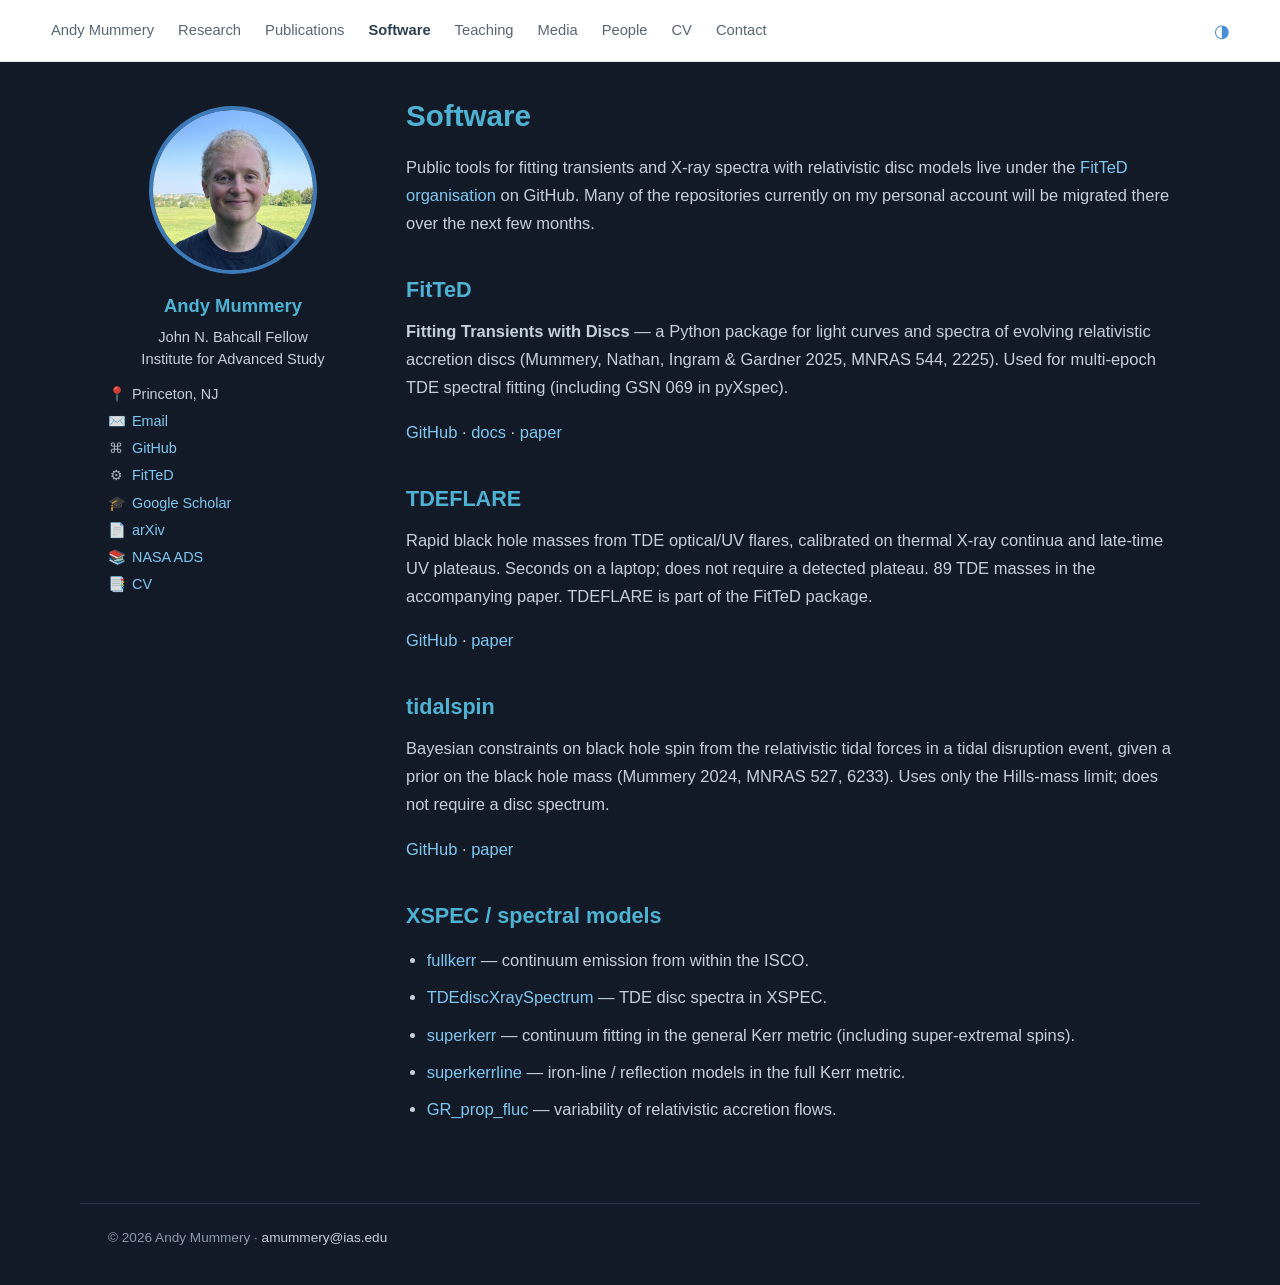
<file: software.html>
<!doctype html>
<html lang="en">
<head>
  <meta charset="utf-8">
  <meta name="viewport" content="width=device-width, initial-scale=1">
  <title>Software — Andy Mummery</title>
  <meta name="description" content="Public codes: FitTeD, TDEFLARE, and XSPEC models for black hole discs and TDEs.">
  <link rel="stylesheet" href="assets/style.css">
</head>
<body>
  <header class="site-header">
    <nav class="nav">
      <button class="nav-toggle" aria-label="Menu">&#9776;</button>
      <div class="nav-links">
        <a href="index.html">Andy Mummery</a>
        <a href="research.html">Research</a>
        <a href="publications.html">Publications</a>
        <a href="software.html" class="active">Software</a>
        <a href="teaching.html">Teaching</a>
        <a href="media.html">Media</a>
        <a href="people.html">People</a>
        <a href="cv.html">CV</a>
        <a href="contact.html">Contact</a>
      </div>
      <div class="nav-tools">
        <button class="theme-toggle" type="button" aria-label="Switch to light mode">◑</button>
      </div>
    </nav>
  </header>

  <div class="page">
    <aside class="sidebar">
      <img class="headshot" src="assets/photo.jpg" alt="Andy Mummery">
      <p class="name">Andy Mummery</p>
      <p class="bio">John N. Bahcall Fellow<br>Institute for Advanced Study</p>
      <ul class="sidebar-meta">
        <li><span class="icon">📍</span> Princeton, NJ</li>
        <li><span class="icon">✉️</span> <a href="mailto:amummery@ias.edu">Email</a></li>
        <li><span class="icon">⌘</span> <a href="https://github.com/andymummeryastro">GitHub</a></li>
        <li><span class="icon">⚙</span> <a href="https://github.com/fittingtransientswithdiscs">FitTeD</a></li>
        <li><span class="icon">🎓</span> <a href="https://scholar.google.com/citations?user=vEMN2XIAAAAJ&amp;hl=en">Google Scholar</a></li>
        <li><span class="icon">📄</span> <a href="https://arxiv.org/a/mummery_a_1">arXiv</a></li>
        <li><span class="icon">📚</span> <a href="https://ui.adsabs.harvard.edu/user/libraries/2zyx78XmSL6WL1D6o946hA">NASA ADS</a></li>
        <li><span class="icon">📑</span> <a href="cv.html">CV</a></li>
      </ul>
    </aside>

    <main class="content">
      <h1>Software</h1>
      <p>
        Public tools for fitting transients and X-ray spectra with relativistic
        disc models live under the
        <a href="https://github.com/fittingtransientswithdiscs">FitTeD organisation</a>
        on GitHub. Many of the repositories currently on my personal account
        will be migrated there over the next few months.
      </p>

      <h2>FitTeD</h2>
      <p>
        <strong>Fitting Transients with Discs</strong> — a Python package for
        light curves and spectra of evolving relativistic accretion discs
        (Mummery, Nathan, Ingram &amp; Gardner 2025, MNRAS 544, 2225).
        Used for multi-epoch TDE spectral fitting (including GSN&nbsp;069 in pyXspec).
      </p>
      <p>
        <a href="https://github.com/fittingtransientswithdiscs/FitTeD">GitHub</a>
        ·
        <a href="https://fittingtransientswithdiscs.github.io/FitTeD/">docs</a>
        ·
        <a href="https://arxiv.org/abs/2408.15048">paper</a>
      </p>

      <h2>TDEFLARE</h2>
      <p>
        Rapid black hole masses from TDE optical/UV flares, calibrated on
        thermal X-ray continua and late-time UV plateaus. Seconds on a laptop;
        does not require a detected plateau. 89 TDE masses in the accompanying paper.
        TDEFLARE is part of the FitTeD package.
      </p>
      <p>
        <a href="https://github.com/fittingtransientswithdiscs/FitTeD">GitHub</a>
        ·
        <a href="https://arxiv.org/abs/2601.14483">paper</a>
      </p>

      <h2>tidalspin</h2>
      <p>
        Bayesian constraints on black hole spin from the relativistic tidal
        forces in a tidal disruption event, given a prior on the black hole mass
        (Mummery 2024, MNRAS 527, 6233). Uses only the Hills-mass limit; does
        not require a disc spectrum.
      </p>
      <p>
        <a href="https://github.com/andymummeryastro/tidalspin">GitHub</a>
        ·
        <a href="https://arxiv.org/abs/2312.00557">paper</a>
      </p>

      <h2>XSPEC / spectral models</h2>
      <ul>
        <li><a href="https://github.com/andymummeryastro/fullkerr">fullkerr</a> — continuum emission from within the ISCO.</li>
        <li><a href="https://github.com/andymummeryastro/TDEdiscXraySpectrum">TDEdiscXraySpectrum</a> — TDE disc spectra in XSPEC.</li>
        <li><a href="https://github.com/andymummeryastro/superkerr">superkerr</a> — continuum fitting in the general Kerr metric (including super-extremal spins).</li>
        <li><a href="https://github.com/andymummeryastro/superkerrline">superkerrline</a> — iron-line / reflection models in the full Kerr metric.</li>
        <li><a href="https://github.com/andymummeryastro/GR_prop_fluc">GR_prop_fluc</a> — variability of relativistic accretion flows.</li>
      </ul>
    </main>
  </div>

  <footer class="site-footer">
    © 2026 Andy Mummery · <a href="mailto:amummery@ias.edu">amummery@ias.edu</a>
  </footer>
  <script src="assets/nav.js"></script>
</body>
</html>
</file>
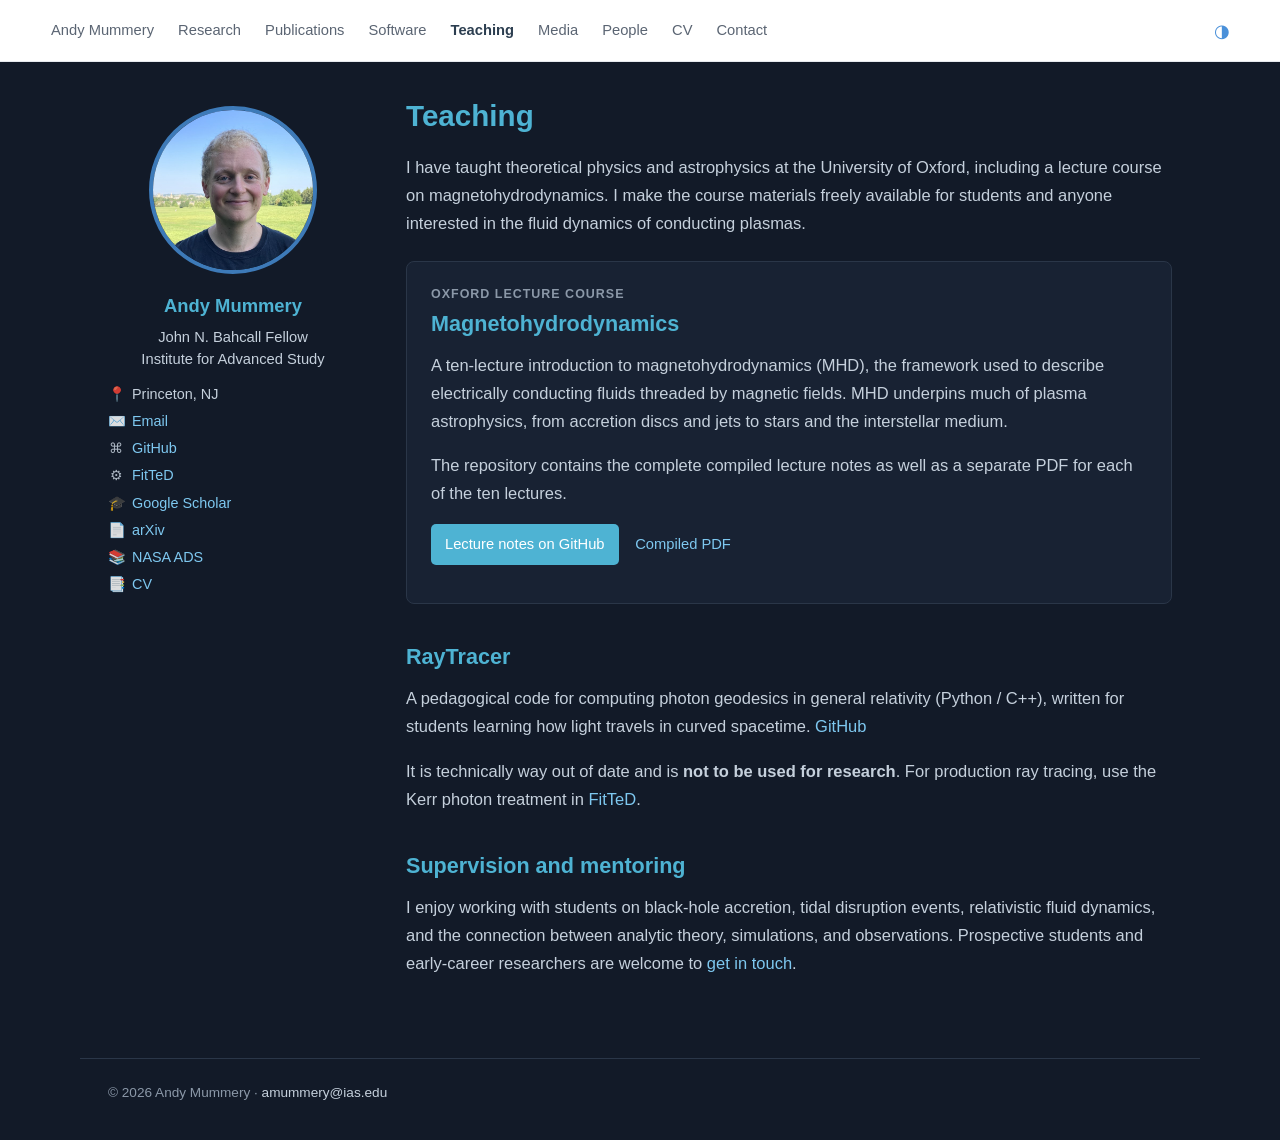
<file: teaching.html>
<!doctype html>
<html lang="en">
<head>
  <meta charset="utf-8">
  <meta name="viewport" content="width=device-width, initial-scale=1">
  <title>Teaching — Andy Mummery</title>
  <meta name="description" content="Teaching materials by Andy Mummery, including Oxford lectures on magnetohydrodynamics.">
  <link rel="stylesheet" href="assets/style.css">
</head>
<body>
  <header class="site-header">
    <nav class="nav">
      <button class="nav-toggle" aria-label="Menu">&#9776;</button>
      <div class="nav-links">
        <a href="index.html">Andy Mummery</a>
        <a href="research.html">Research</a>
        <a href="publications.html">Publications</a>
        <a href="software.html">Software</a>
        <a href="teaching.html" class="active">Teaching</a>
        <a href="media.html">Media</a>
        <a href="people.html">People</a>
        <a href="cv.html">CV</a>
        <a href="contact.html">Contact</a>
      </div>
      <div class="nav-tools">
        <button class="theme-toggle" type="button" aria-label="Switch to light mode">◑</button>
      </div>
    </nav>
  </header>

  <div class="page">
    <aside class="sidebar">
      <img class="headshot" src="assets/photo.jpg" alt="Andy Mummery">
      <p class="name">Andy Mummery</p>
      <p class="bio">John N. Bahcall Fellow<br>Institute for Advanced Study</p>
      <ul class="sidebar-meta">
        <li><span class="icon">📍</span> Princeton, NJ</li>
        <li><span class="icon">✉️</span> <a href="mailto:amummery@ias.edu">Email</a></li>
        <li><span class="icon">⌘</span> <a href="https://github.com/andymummeryastro">GitHub</a></li>
        <li><span class="icon">⚙</span> <a href="https://github.com/fittingtransientswithdiscs">FitTeD</a></li>
        <li><span class="icon">🎓</span> <a href="https://scholar.google.com/citations?user=vEMN2XIAAAAJ&amp;hl=en">Google Scholar</a></li>
        <li><span class="icon">📄</span> <a href="https://arxiv.org/a/mummery_a_1">arXiv</a></li>
        <li><span class="icon">📚</span> <a href="https://ui.adsabs.harvard.edu/user/libraries/2zyx78XmSL6WL1D6o946hA">NASA ADS</a></li>
        <li><span class="icon">📑</span> <a href="cv.html">CV</a></li>
      </ul>
    </aside>

    <main class="content">
      <h1>Teaching</h1>
      <p>
        I have taught theoretical physics and astrophysics at the University of
        Oxford, including a lecture course on magnetohydrodynamics. I make the
        course materials freely available for students and anyone interested in
        the fluid dynamics of conducting plasmas.
      </p>

      <div class="feature-card">
        <p class="eyebrow">Oxford lecture course</p>
        <h2>Magnetohydrodynamics</h2>
        <p>
          A ten-lecture introduction to magnetohydrodynamics (MHD), the framework
          used to describe electrically conducting fluids threaded by magnetic
          fields. MHD underpins much of plasma astrophysics, from accretion discs
          and jets to stars and the interstellar medium.
        </p>
        <p>
          The repository contains the complete compiled lecture notes as well as
          a separate PDF for each of the ten lectures.
        </p>
        <p>
          <a class="btn" href="https://github.com/andymummeryastro/MHD_notes">Lecture notes on GitHub</a>
          <a class="text-link" href="https://github.com/andymummeryastro/MHD_notes/blob/main/MHD_Lecture_Notes_Mummery.pdf">Compiled PDF</a>
        </p>
      </div>

      <h2>RayTracer</h2>
      <p>
        A pedagogical code for computing photon geodesics in general relativity
        (Python / C++), written for students learning how light travels in
        curved spacetime.
        <a href="https://github.com/andymummeryastro/RayTracer">GitHub</a>
      </p>
      <p>
        It is technically way out of date and is <strong>not to be used for research</strong>.
        For production ray tracing, use the Kerr photon treatment in
        <a href="software.html">FitTeD</a>.
      </p>

      <h2>Supervision and mentoring</h2>
      <p>
        I enjoy working with students on black-hole accretion, tidal disruption
        events, relativistic fluid dynamics, and the connection between analytic
        theory, simulations, and observations. Prospective students and early-career
        researchers are welcome to <a href="contact.html">get in touch</a>.
      </p>
    </main>
  </div>

  <footer class="site-footer">
    © 2026 Andy Mummery · <a href="mailto:amummery@ias.edu">amummery@ias.edu</a>
  </footer>
  <script src="assets/nav.js"></script>
</body>
</html>
</file>
<file: assets/style.css>
/* ==========================================================================
   Academic site — AcademicPages-inspired layout
   Dark body + light top bar by default; html.light inverts the page.
   ========================================================================== */

:root {
  --header-bg:     #ffffff;
  --header-ink:    #5b6573;
  --header-active: #2c3e50;
  --bg:            #121a28;
  --bg-raised:     #182233;
  --ink:           #e8eef5;
  --ink-soft:      #c5d0dc;
  --ink-faint:     #8b98a8;
  --accent:        #4eb3d3;
  --accent-dk:     #7ecce6;
  --link:          #7ec8f0;
  --line:          #2a3648;
  --photo-ring:    #3d7ab8;
  --sans:          -apple-system, BlinkMacSystemFont, "Segoe UI", Roboto, Helvetica, Arial, sans-serif;
  --maxw:          1120px;
  --sidebar:       250px;
}

html.light {
  --bg:            #ffffff;
  --bg-raised:     #f4f6f8;
  --ink:           #2c333a;
  --ink-soft:      #4a5560;
  --ink-faint:     #6b7682;
  --accent:        #1f7a9a;
  --accent-dk:     #155e77;
  --link:          #1f7a9a;
  --line:          #e2e6eb;
  --photo-ring:    #2b6cb0;
}

* { box-sizing: border-box; }
html { scroll-behavior: smooth; }

body {
  margin: 0;
  font-family: var(--sans);
  font-size: 16.5px;
  line-height: 1.7;
  color: var(--ink);
  background: var(--bg);
  -webkit-font-smoothing: antialiased;
}

/* ---------- Top bar ---------- */
.site-header {
  background: var(--header-bg);
  border-bottom: 1px solid #e6e9ee;
  position: sticky; top: 0; z-index: 30;
}
.nav {
  display: flex; align-items: center; justify-content: space-between;
  gap: 16px; padding: 12px 40px;
}
.nav-links { display: flex; gap: 2px; flex-wrap: wrap; align-items: center; }
.nav-links a {
  color: var(--header-ink); text-decoration: none; font-size: 0.92rem;
  padding: 6px 11px; border-radius: 4px;
}
.nav-links a:hover { color: var(--header-active); }
.nav-links a.active { color: var(--header-active); font-weight: 600; }

.nav-tools { display: flex; align-items: center; gap: 8px; }
.theme-toggle, .nav-toggle {
  background: none; border: none; cursor: pointer;
  width: 36px; height: 36px; border-radius: 6px;
  display: flex; align-items: center; justify-content: center;
  color: #4a90d9; font-size: 1.15rem;
}
.theme-toggle:hover, .nav-toggle:hover { background: #eef3f8; }
.nav-toggle { display: none; color: #2c3e50; font-size: 1.25rem; }

/* ---------- Page shell: sidebar + main ---------- */
.page {
  display: grid;
  grid-template-columns: var(--sidebar) minmax(0, 1fr);
  gap: 48px;
  max-width: var(--maxw);
  margin: 0 auto;
  padding: 36px 28px 64px;
  align-items: start;
}

/* ---------- Sidebar ---------- */
.sidebar { text-align: center; padding-top: 8px; }
.sidebar .headshot {
  width: 168px; height: 168px; border-radius: 50%;
  object-fit: cover; margin: 0 auto 16px;
  border: 4px solid var(--photo-ring);
  background: var(--bg-raised);
  display: block;
}
/* fallback when the photo is replaced by an initials block */
div.headshot {
  display: flex; align-items: center; justify-content: center;
  color: var(--accent); font-size: 2.2rem; font-weight: 600;
}
.sidebar h1, .sidebar .name {
  font-size: 1.15rem; font-weight: 700; color: var(--accent);
  margin: 0 0 6px;
}
.sidebar .bio {
  font-size: 0.92rem; color: var(--ink-soft); line-height: 1.45;
  margin: 0 0 14px;
}
.sidebar-meta {
  list-style: none; padding: 0; margin: 0 0 8px;
  font-size: 0.9rem; color: var(--ink-soft); text-align: left;
}
.sidebar-meta li {
  display: flex; align-items: flex-start; gap: 8px;
  margin: 0 0 7px; line-height: 1.4;
}
.sidebar-meta a { color: var(--link); text-decoration: none; }
.sidebar-meta a:hover { text-decoration: underline; }
.icon { width: 16px; flex: 0 0 16px; text-align: center; opacity: .85; }

/* ---------- Main column ---------- */
.content h1 {
  font-size: 1.85rem; font-weight: 700; color: var(--accent);
  margin: 0 0 18px; line-height: 1.25;
}
.content h2 {
  font-size: 1.35rem; font-weight: 700; color: var(--accent);
  margin: 1.8em 0 0.6em; line-height: 1.3;
}
.content h3 {
  font-size: 1.08rem; font-weight: 650; color: var(--ink);
  margin: 1.4em 0 0.4em;
}
.content p { margin: 0 0 1em; color: var(--ink-soft); }
.content a { color: var(--link); text-decoration: none; }
.content a:hover { text-decoration: underline; color: var(--accent-dk); }
.content ul, .content ol { color: var(--ink-soft); padding-left: 1.25em; }
.content li { margin: 0 0 0.55em; }
.content code {
  font-size: 0.9em; background: var(--bg-raised);
  padding: 1px 5px; border-radius: 3px;
}

.news { list-style: disc; padding-left: 1.2em; margin: 0; }
.news li { margin: 0 0 0.7em; }
.news li strong { color: var(--ink); font-weight: 650; }

.pub-group { margin: 0 0 1.6em; }
.pub-group ol { margin: 0; }
.pub-group li { margin: 0 0 0.7em; }
.pub-group li strong { color: var(--ink); font-weight: 650; }
.pub-links { font-size: 0.92em; }

.research-q { margin: 0 0 2em; }
.research-q h2 {
  font-size: 1.22rem;
  margin: 1.5em 0 0.55em;
  scroll-margin-top: 4.5rem;
}
.research-toc {
  margin: 0 0 1.1em;
  padding-left: 1.25em;
  color: var(--ink-soft);
}
.research-toc li { margin: 0 0 0.35em; }
.research-q:first-of-type h2 { margin-top: 1.15em; }
.research-q ul { margin: 0 0 0.85em; }
.research-q .pub-links { margin-bottom: 0; }

.research-fig { margin: 1.2em 0; }
.research-fig-solo { max-width: 32rem; }
.research-fig img {
  display: block; width: 100%; height: auto;
  border: 1px solid var(--line); border-radius: 6px;
  background: #fff; padding: 8px;
  box-sizing: border-box;
}
.research-figs {
  display: grid; grid-template-columns: 1fr 1fr;
  gap: 18px; align-items: start; margin: 1.2em 0;
}
.research-figs .research-fig { margin: 0; }
.research-figs img { aspect-ratio: 5 / 4; object-fit: contain; }
.research-fig figcaption {
  margin-top: 0.5em; color: var(--ink-faint);
  font-size: 0.86rem; line-height: 1.5;
}

.feature-card {
  margin: 24px 0 32px; padding: 22px 24px;
  background: var(--bg-raised); border: 1px solid var(--line);
  border-radius: 8px;
}
.feature-card h2 { margin-top: 0.2em; }
.eyebrow {
  margin: 0 !important; color: var(--ink-faint) !important;
  font-size: 0.78rem; font-weight: 700; letter-spacing: 0.08em;
  text-transform: uppercase;
}
.text-link { display: inline-block; margin-left: 12px; font-size: 0.92rem; }

.media-list { margin: 0 0 2em; }
.media-item { padding: 15px 0 17px; border-bottom: 1px solid var(--line); }
.media-item:first-child { padding-top: 0; }
.media-item:last-child { border-bottom: none; }
.media-item h3 { margin: 0.15em 0 0.35em; }
.media-item p { margin-bottom: 0; }
.media-item .media-meta {
  color: var(--ink-faint); font-size: 0.82rem; font-weight: 600;
  letter-spacing: 0.02em;
}

.people { display: grid; grid-template-columns: repeat(3, 1fr); gap: 22px; margin: 18px 0 8px; }
.person { text-align: center; }
.person .avatar {
  width: 96px; height: 96px; border-radius: 50%; margin: 0 auto 10px;
  background: var(--bg-raised); border: 2px solid var(--photo-ring);
  display: flex; align-items: center; justify-content: center;
  color: var(--accent); font-weight: 650; font-size: 1.3rem;
}
.person .name { font-weight: 650; color: var(--ink); }
.person .pos { color: var(--ink-faint); font-size: 0.88rem; }

.cv-entry {
  display: grid; grid-template-columns: 150px 1fr; gap: 16px;
  padding: 10px 0; border-bottom: 1px solid var(--line);
}
.cv-entry:last-child { border-bottom: none; }
.cv-entry .when { color: var(--ink-faint); font-size: 0.92rem; }
.cv-entry .what { color: var(--ink-soft); }
.cv-entry .what strong { color: var(--ink); }

.btn {
  display: inline-block; padding: 8px 14px; border-radius: 5px;
  font-size: 0.92rem; font-weight: 500; text-decoration: none;
  background: var(--accent); color: #fff !important;
}
.btn:hover { text-decoration: none !important; filter: brightness(1.08); }

.site-footer {
  border-top: 1px solid var(--line);
  padding: 22px 28px 36px;
  color: var(--ink-faint); font-size: 0.85rem;
  max-width: var(--maxw); margin: 0 auto;
}
.site-footer a { color: var(--ink-soft); text-decoration: none; }
.site-footer a:hover { text-decoration: underline; }

@media (max-width: 820px) {
  .page { grid-template-columns: 1fr; gap: 28px; padding: 24px 18px 48px; }
  .sidebar { max-width: 280px; margin: 0 auto; }
  .people { grid-template-columns: 1fr 1fr; }
  .nav-toggle { display: flex; }
  .nav-links {
    display: none; width: 100%; flex-direction: column;
    padding: 8px 0 12px;
  }
  .nav-links.open { display: flex; }
  .nav { flex-wrap: wrap; padding: 10px 16px; }
}

@media (max-width: 520px) {
  .people { grid-template-columns: 1fr; }
  .research-figs { grid-template-columns: 1fr; }
  .cv-entry { grid-template-columns: 1fr; gap: 2px; }
}
</file>
